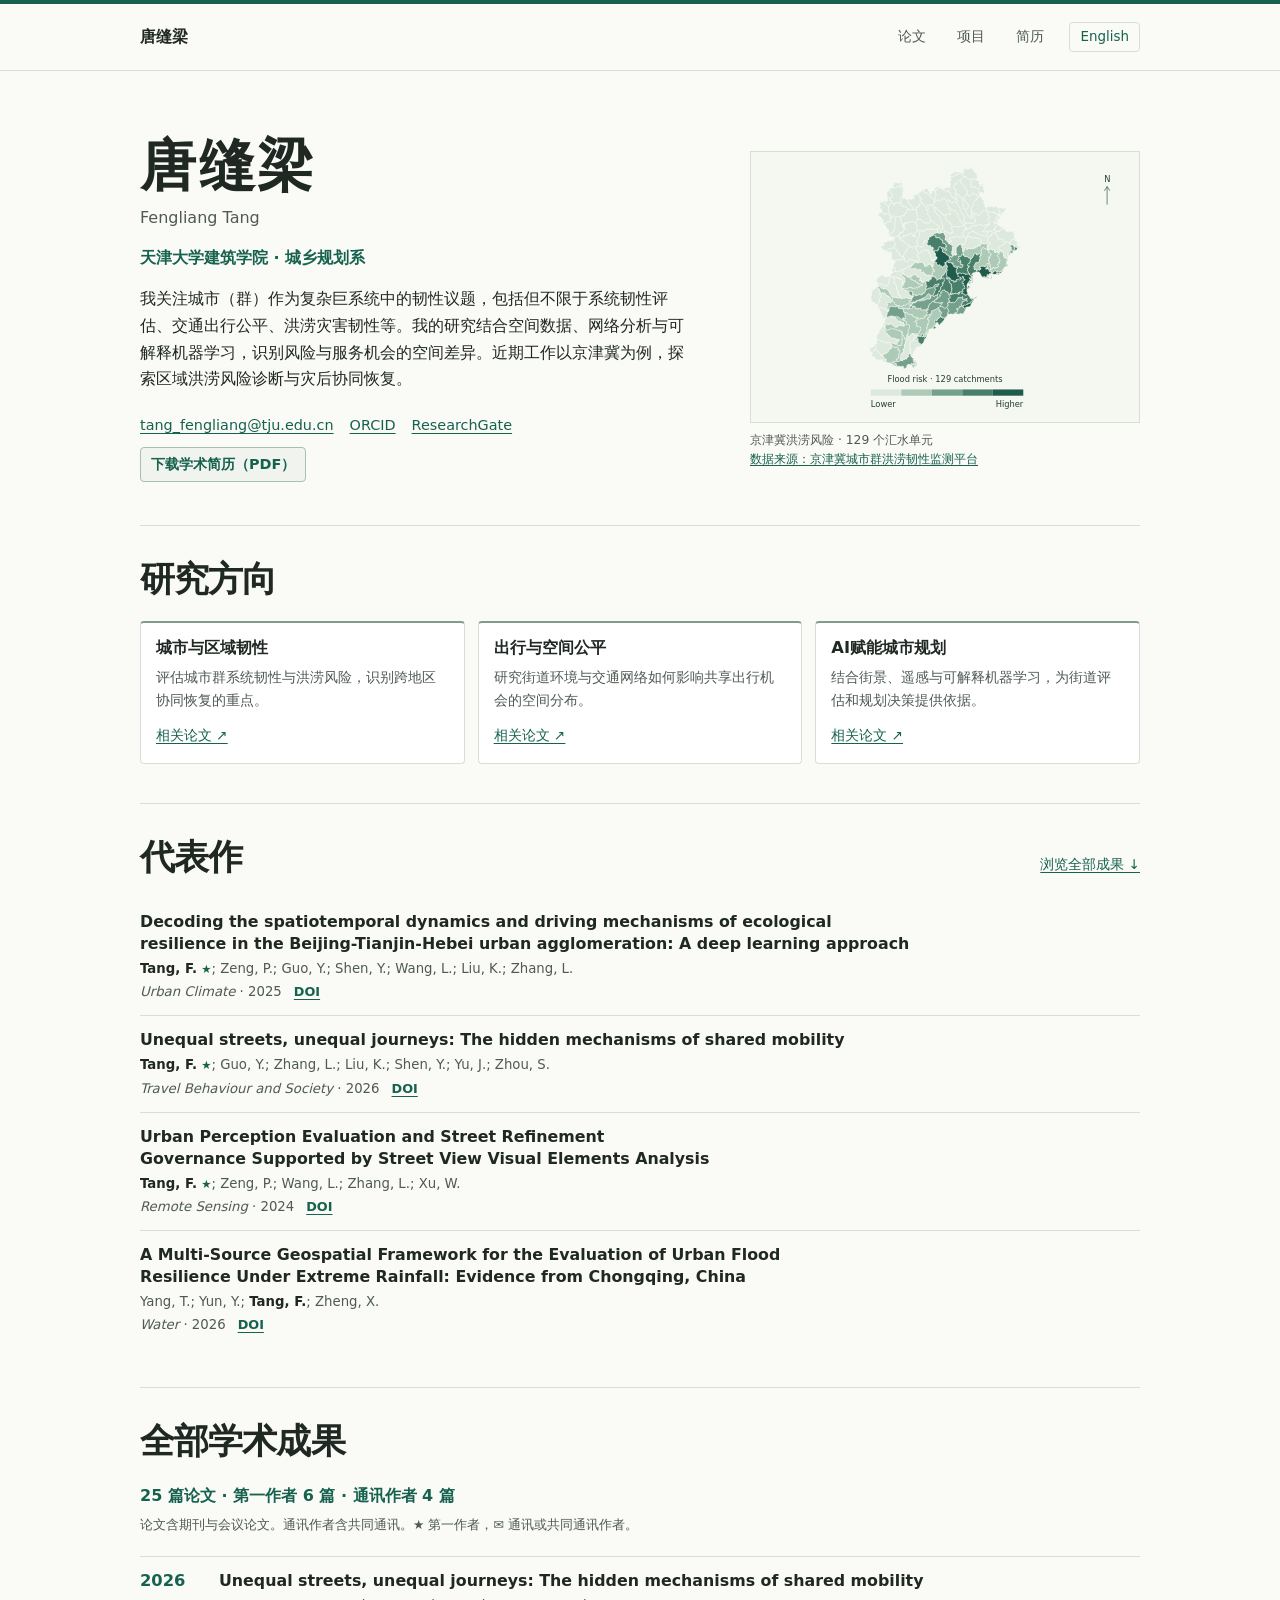
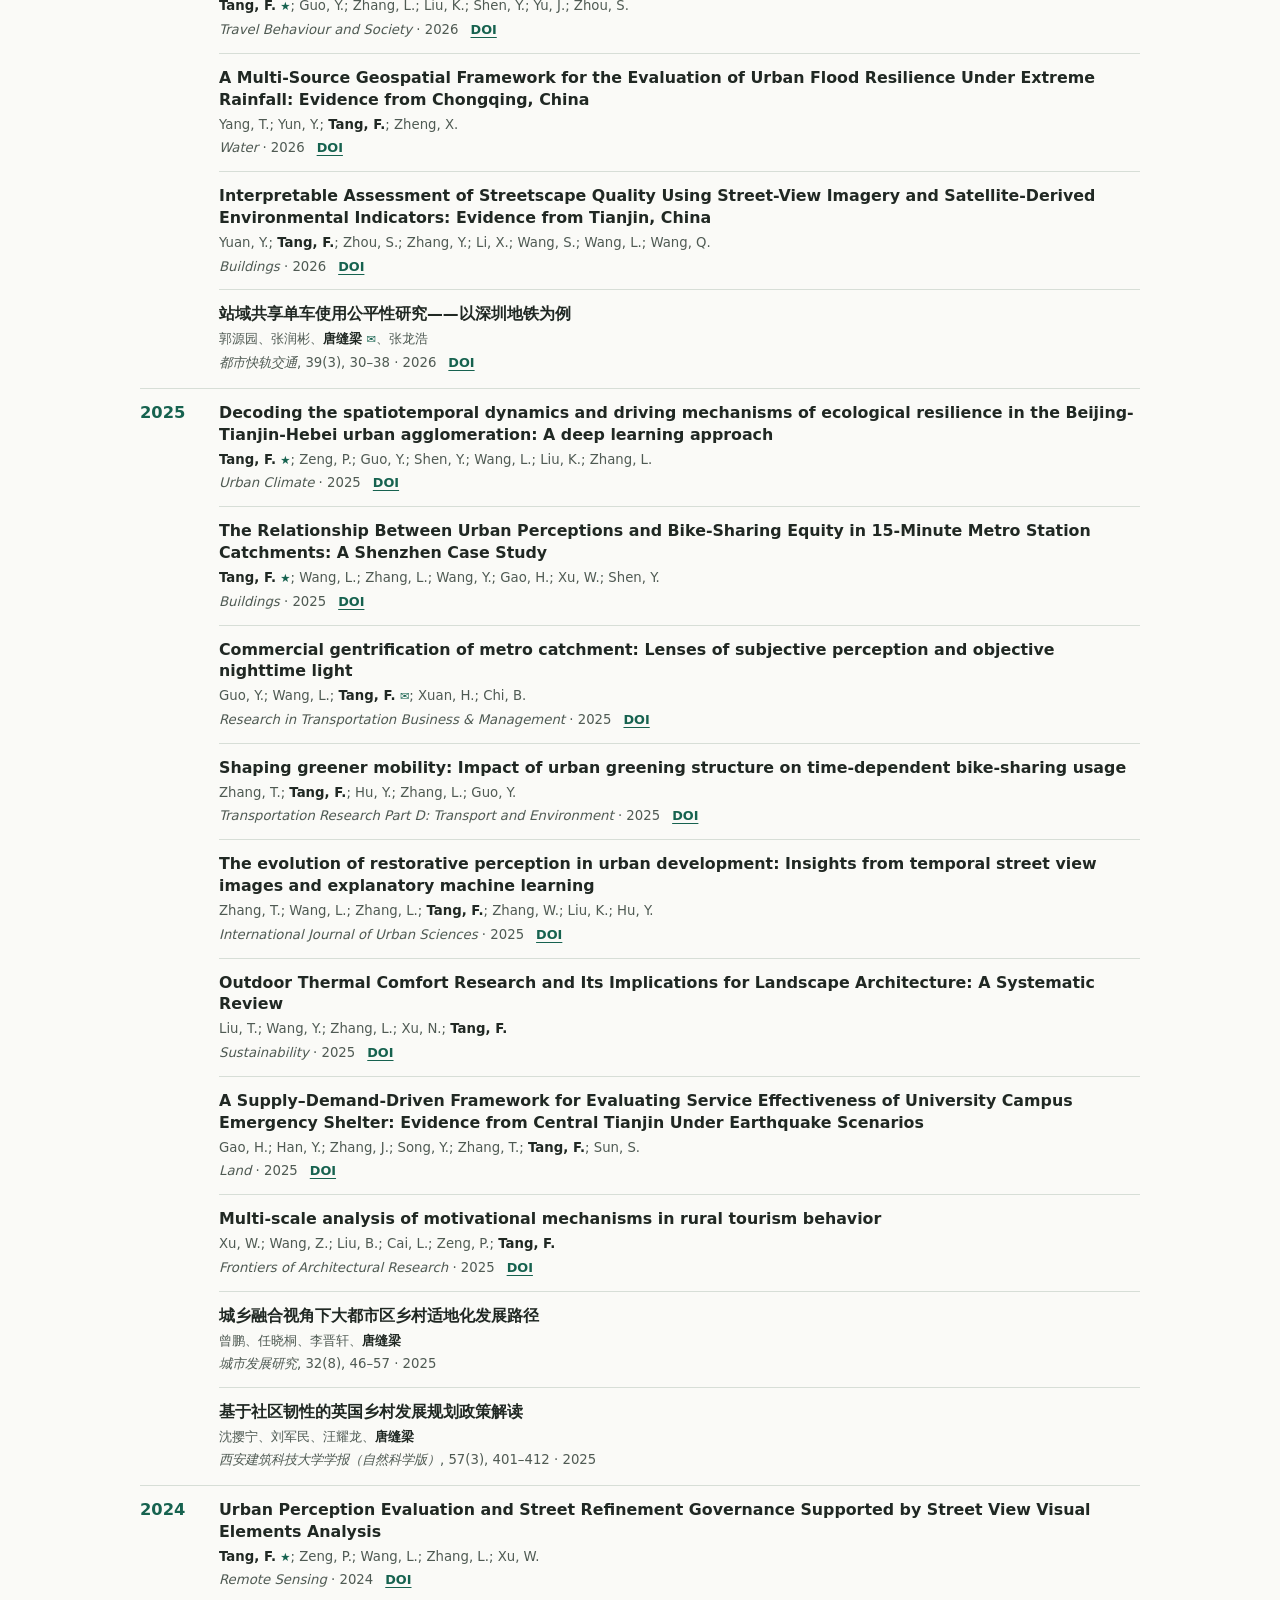
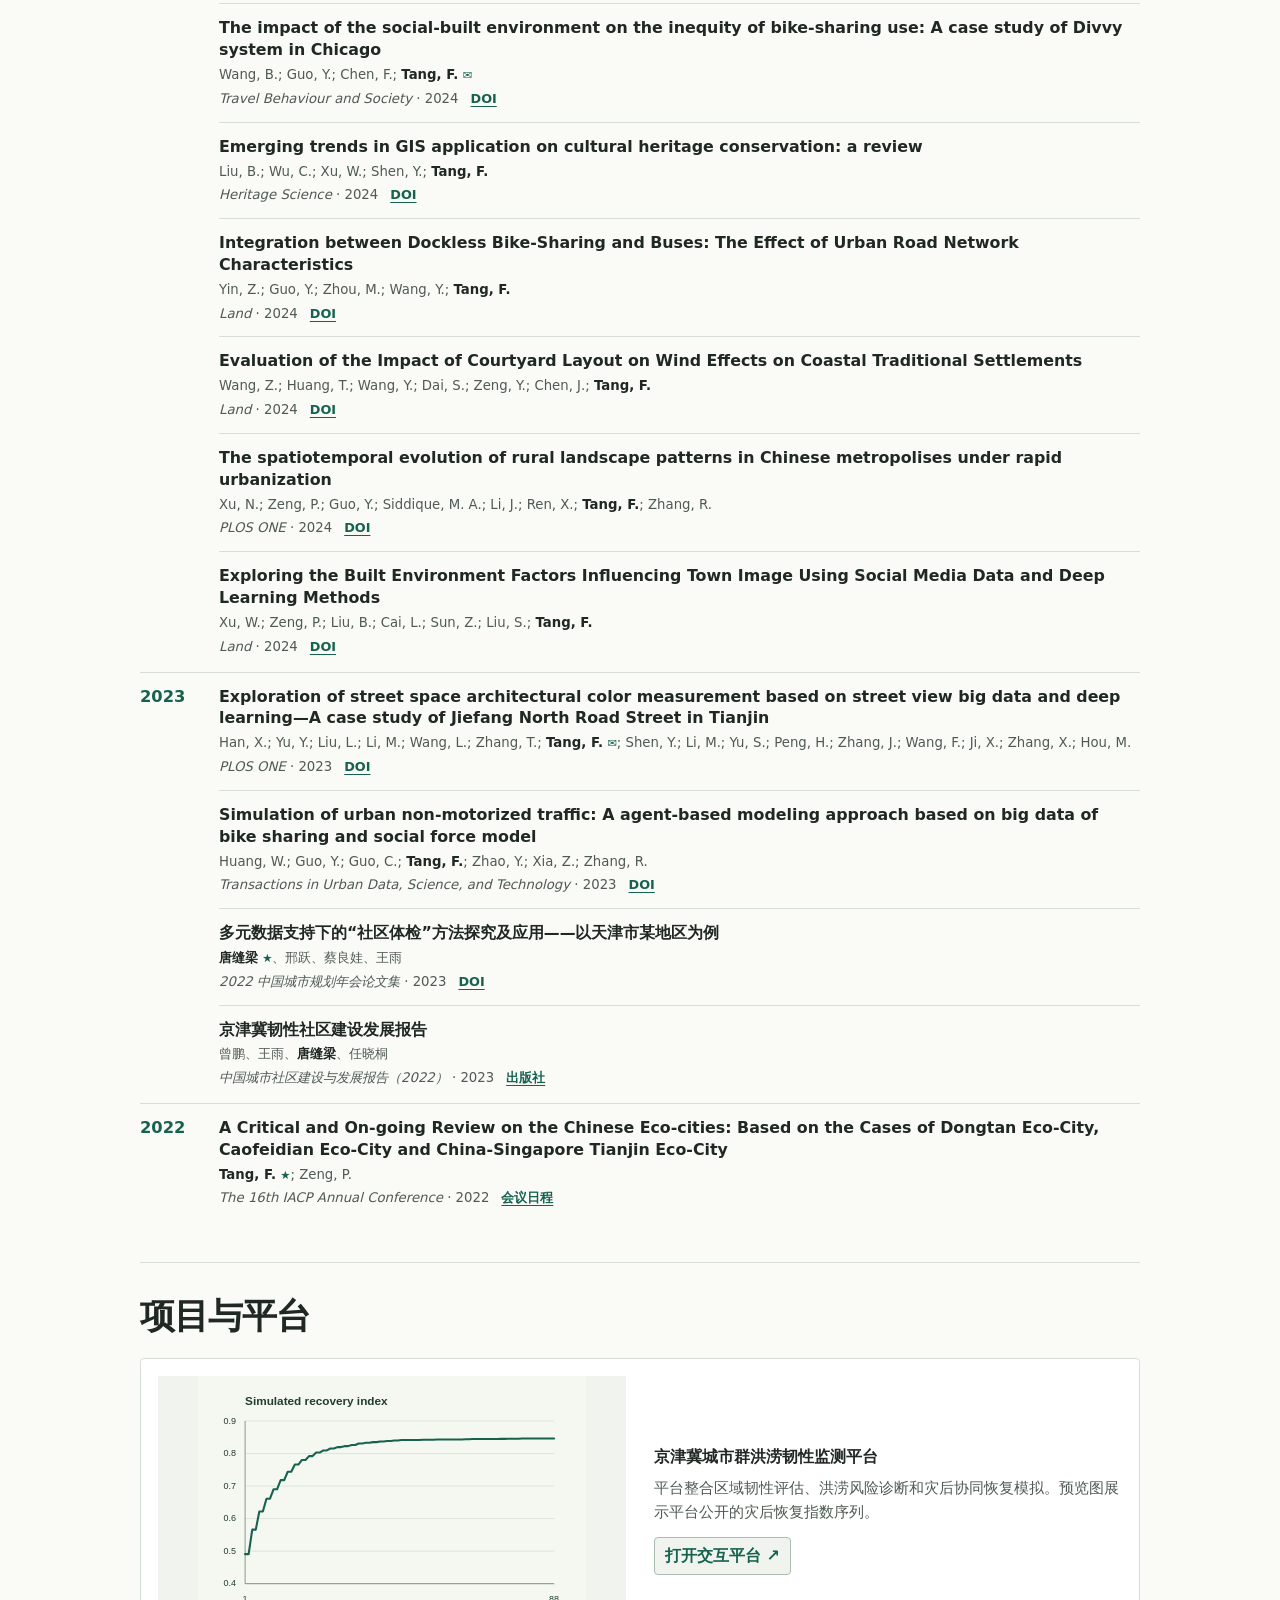
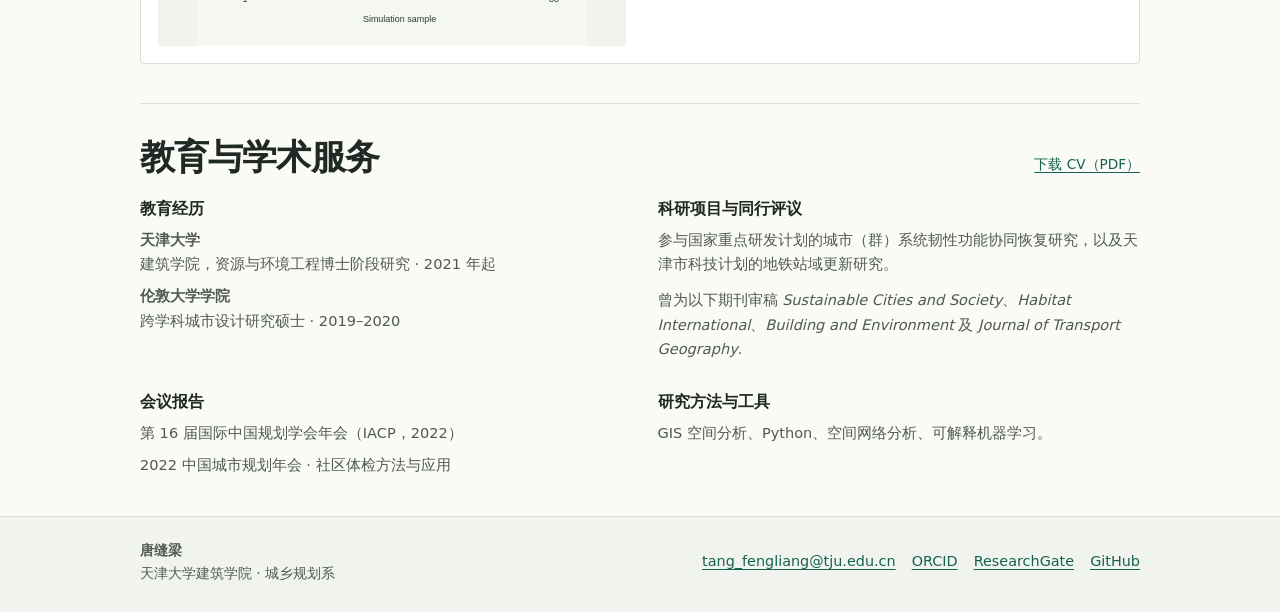
<file: index.html>
<!doctype html>
<html lang="zh-CN">
<head>
<meta charset="utf-8">
<meta name="viewport" content="width=device-width, initial-scale=1">
<title>唐缝梁｜城市（群）韧性</title>
<meta name="description" content="唐缝梁的学术主页。研究城市群系统韧性、交通出行公平、洪涝灾害韧性与 AI 赋能城市规划。">
<link rel="canonical" href="https://tylerchn.github.io/">
<link rel="alternate" hreflang="zh-CN" href="https://tylerchn.github.io/">
<link rel="alternate" hreflang="en" href="https://tylerchn.github.io/en/">
<link rel="alternate" hreflang="x-default" href="https://tylerchn.github.io/">
<meta property="og:type" content="profile">
<meta property="og:title" content="唐缝梁｜城市（群）韧性">
<meta property="og:description" content="唐缝梁的学术主页。研究城市群系统韧性、交通出行公平、洪涝灾害韧性与 AI 赋能城市规划。">
<meta property="og:url" content="https://tylerchn.github.io/">
<meta property="og:locale" content="zh_CN">
<meta property="og:image" content="https://tylerchn.github.io/assets/bth-share.png">
<meta property="og:image:width" content="1120">
<meta property="og:image:height" content="780">
<meta property="og:image:alt" content="京津冀 129 个汇水单元的洪涝风险分布">
<meta name="twitter:card" content="summary_large_image">
<script type="application/ld+json">{"@context": "https://schema.org", "@type": "Person", "name": "唐缝梁", "alternateName": "Fengliang Tang", "url": "https://tylerchn.github.io/", "email": "mailto:tang_fengliang@tju.edu.cn", "affiliation": {"@type": "CollegeOrUniversity", "name": "天津大学", "url": "https://www.tju.edu.cn/"}, "sameAs": ["https://orcid.org/0000-0001-6671-1217", "https://www.researchgate.net/profile/Fengliang_Tang2/research", "https://github.com/Tylerchn"], "knowsAbout": ["城市与区域韧性", "出行与空间公平", "AI赋能城市规划"]}</script>
<link rel="stylesheet" href="./style.css">
<script src="./main.js" defer></script>
</head>
<body id="top">
<a class="skip" href="#main">跳到正文</a>
<header class="masthead"><div class="wrap">
<a class="brand" href="#top">唐缝梁</a>
<nav aria-label="主导航"><a href="#publications">论文</a><a href="#featured">项目</a><a href="#cv">简历</a></nav>
<a class="language" href="./en/" lang="en" hreflang="en">English</a>
</div></header>
<main class="wrap" id="main">
<section class="intro" aria-labelledby="name">
<div><h1 id="name">唐缝梁</h1>
<p class="alternate-name" lang="en">Fengliang Tang</p>
<p class="affiliation">天津大学建筑学院 · 城乡规划系</p>
<p class="bio">我关注城市（群）作为复杂巨系统中的韧性议题，包括但不限于系统韧性评估、交通出行公平、洪涝灾害韧性等。我的研究结合空间数据、网络分析与可解释机器学习，识别风险与服务机会的空间差异。近期工作以京津冀为例，探索区域洪涝风险诊断与灾后协同恢复。</p>
<div class="contact-links"><a href="mailto:tang_fengliang@tju.edu.cn">tang_fengliang@tju.edu.cn</a> <a href="https://orcid.org/0000-0001-6671-1217">ORCID</a> <a href="https://www.researchgate.net/profile/Fengliang_Tang2/research">ResearchGate</a> <a href="./assets/fengliang-tang-cv.pdf" class="button" download>下载学术简历（PDF）</a></div></div>
<figure class="cover"><img src="./assets/bth-risk.svg" width="560" height="390" alt="京津冀 129 个汇水单元的洪涝风险分布">
<figcaption>京津冀洪涝风险 · 129 个汇水单元<br><a href="https://tylerchn.github.io/BTH-Flood-Disaster-Resilience/">数据来源：京津冀城市群洪涝韧性监测平台</a></figcaption></figure>
</section>
<section id="research" class="section"><h2>研究方向</h2><div class="theme-grid"><article class="theme" id="project-resilience"><h3>城市与区域韧性</h3><p>评估城市群系统韧性与洪涝风险，识别跨地区协同恢复的重点。</p><a href="https://doi.org/10.1016/j.uclim.2025.102436">相关论文 ↗</a></article><article class="theme" id="project-mobility"><h3>出行与空间公平</h3><p>研究街道环境与交通网络如何影响共享出行机会的空间分布。</p><a href="https://doi.org/10.1016/j.tbs.2026.101284">相关论文 ↗</a></article><article class="theme" id="project-geoai"><h3>AI赋能城市规划</h3><p>结合街景、遥感与可解释机器学习，为街道评估和规划决策提供依据。</p><a href="https://doi.org/10.3390/rs16193661">相关论文 ↗</a></article></div></section>
<section id="selected" class="section"><div class="section-head"><h2>代表作</h2><a href="#publications">浏览全部成果 ↓</a></div>
<ol class="papers selected"><li class="paper"><h3 lang="en"><a href="https://doi.org/10.1016/j.uclim.2025.102436">Decoding the spatiotemporal dynamics and driving mechanisms of ecological resilience in the Beijing-Tianjin-Hebei urban agglomeration: A deep learning approach</a></h3>
      <p class="authors" lang="en"><strong>Tang, F.</strong> <span class="author-mark" title="第一作者"><span aria-hidden="true">★</span><span class="sr-only"> (第一作者)</span></span>; Zeng, P.; Guo, Y.; Shen, Y.; Wang, L.; Liu, K.; Zhang, L.</p>
      <div class="paper-meta"><span><cite lang="en">Urban Climate</cite> · 2025</span><a href="https://doi.org/10.1016/j.uclim.2025.102436" class="paper-link">DOI</a></div></li><li class="paper"><h3 lang="en"><a href="https://doi.org/10.1016/j.tbs.2026.101284">Unequal streets, unequal journeys: The hidden mechanisms of shared mobility</a></h3>
      <p class="authors" lang="en"><strong>Tang, F.</strong> <span class="author-mark" title="第一作者"><span aria-hidden="true">★</span><span class="sr-only"> (第一作者)</span></span>; Guo, Y.; Zhang, L.; Liu, K.; Shen, Y.; Yu, J.; Zhou, S.</p>
      <div class="paper-meta"><span><cite lang="en">Travel Behaviour and Society</cite> · 2026</span><a href="https://doi.org/10.1016/j.tbs.2026.101284" class="paper-link">DOI</a></div></li><li class="paper"><h3 lang="en"><a href="https://doi.org/10.3390/rs16193661">Urban Perception Evaluation and Street Refinement Governance Supported by Street View Visual Elements Analysis</a></h3>
      <p class="authors" lang="en"><strong>Tang, F.</strong> <span class="author-mark" title="第一作者"><span aria-hidden="true">★</span><span class="sr-only"> (第一作者)</span></span>; Zeng, P.; Wang, L.; Zhang, L.; Xu, W.</p>
      <div class="paper-meta"><span><cite lang="en">Remote Sensing</cite> · 2024</span><a href="https://doi.org/10.3390/rs16193661" class="paper-link">DOI</a></div></li><li class="paper"><h3 lang="en"><a href="https://doi.org/10.3390/w18091067">A Multi-Source Geospatial Framework for the Evaluation of Urban Flood Resilience Under Extreme Rainfall: Evidence from Chongqing, China</a></h3>
      <p class="authors" lang="en">Yang, T.; Yun, Y.; <strong>Tang, F.</strong>; Zheng, X.</p>
      <div class="paper-meta"><span><cite lang="en">Water</cite> · 2026</span><a href="https://doi.org/10.3390/w18091067" class="paper-link">DOI</a></div></li></ol></section>
<section id="publications" class="section"><h2>全部学术成果</h2>
<p class="summary" id="publication-stats">25 篇论文 · 第一作者 6 篇 · 通讯作者 4 篇</p>
<p class="publication-note">论文含期刊与会议论文。通讯作者含共同通讯。★ 第一作者，✉ 通讯或共同通讯作者。</p>
<section class="year-group" aria-labelledby="year-2026"><h3 id="year-2026">2026</h3><ol class="papers"><li class="paper" id="work-1"><h4 lang="en"><a href="https://doi.org/10.1016/j.tbs.2026.101284">Unequal streets, unequal journeys: The hidden mechanisms of shared mobility</a></h4>
      <p class="authors" lang="en"><strong>Tang, F.</strong> <span class="author-mark" title="第一作者"><span aria-hidden="true">★</span><span class="sr-only"> (第一作者)</span></span>; Guo, Y.; Zhang, L.; Liu, K.; Shen, Y.; Yu, J.; Zhou, S.</p>
      <div class="paper-meta"><span><cite lang="en">Travel Behaviour and Society</cite> · 2026</span><a href="https://doi.org/10.1016/j.tbs.2026.101284" class="paper-link">DOI</a></div></li><li class="paper" id="work-2"><h4 lang="en"><a href="https://doi.org/10.3390/w18091067">A Multi-Source Geospatial Framework for the Evaluation of Urban Flood Resilience Under Extreme Rainfall: Evidence from Chongqing, China</a></h4>
      <p class="authors" lang="en">Yang, T.; Yun, Y.; <strong>Tang, F.</strong>; Zheng, X.</p>
      <div class="paper-meta"><span><cite lang="en">Water</cite> · 2026</span><a href="https://doi.org/10.3390/w18091067" class="paper-link">DOI</a></div></li><li class="paper" id="work-3"><h4 lang="en"><a href="https://doi.org/10.3390/buildings16010001">Interpretable Assessment of Streetscape Quality Using Street-View Imagery and Satellite-Derived Environmental Indicators: Evidence from Tianjin, China</a></h4>
      <p class="authors" lang="en">Yuan, Y.; <strong>Tang, F.</strong>; Zhou, S.; Zhang, Y.; Li, X.; Wang, S.; Wang, L.; Wang, Q.</p>
      <div class="paper-meta"><span><cite lang="en">Buildings</cite> · 2026</span><a href="https://doi.org/10.3390/buildings16010001" class="paper-link">DOI</a></div></li><li class="paper" id="work-4"><h4 lang="zh-CN"><a href="https://doi.org/10.3969/j.issn.1672-6073.2026.03.004">站域共享单车使用公平性研究——以深圳地铁为例</a></h4>
      <p class="authors" lang="zh-CN">郭源园、张润彬、<strong>唐缝梁</strong> <span class="author-mark" title="通讯作者"><span aria-hidden="true">✉</span><span class="sr-only"> (通讯作者)</span></span>、张龙浩</p>
      <div class="paper-meta"><span><cite lang="zh-CN">都市快轨交通</cite>, 39(3), 30–38 · 2026</span><a href="https://doi.org/10.3969/j.issn.1672-6073.2026.03.004" class="paper-link">DOI</a></div></li></ol></section><section class="year-group" aria-labelledby="year-2025"><h3 id="year-2025">2025</h3><ol class="papers"><li class="paper" id="work-5"><h4 lang="en"><a href="https://doi.org/10.1016/j.uclim.2025.102436">Decoding the spatiotemporal dynamics and driving mechanisms of ecological resilience in the Beijing-Tianjin-Hebei urban agglomeration: A deep learning approach</a></h4>
      <p class="authors" lang="en"><strong>Tang, F.</strong> <span class="author-mark" title="第一作者"><span aria-hidden="true">★</span><span class="sr-only"> (第一作者)</span></span>; Zeng, P.; Guo, Y.; Shen, Y.; Wang, L.; Liu, K.; Zhang, L.</p>
      <div class="paper-meta"><span><cite lang="en">Urban Climate</cite> · 2025</span><a href="https://doi.org/10.1016/j.uclim.2025.102436" class="paper-link">DOI</a></div></li><li class="paper" id="work-6"><h4 lang="en"><a href="https://doi.org/10.3390/buildings15213874">The Relationship Between Urban Perceptions and Bike-Sharing Equity in 15-Minute Metro Station Catchments: A Shenzhen Case Study</a></h4>
      <p class="authors" lang="en"><strong>Tang, F.</strong> <span class="author-mark" title="第一作者"><span aria-hidden="true">★</span><span class="sr-only"> (第一作者)</span></span>; Wang, L.; Zhang, L.; Wang, Y.; Gao, H.; Xu, W.; Shen, Y.</p>
      <div class="paper-meta"><span><cite lang="en">Buildings</cite> · 2025</span><a href="https://doi.org/10.3390/buildings15213874" class="paper-link">DOI</a></div></li><li class="paper" id="work-7"><h4 lang="en"><a href="https://doi.org/10.1016/j.rtbm.2025.101310">Commercial gentrification of metro catchment: Lenses of subjective perception and objective nighttime light</a></h4>
      <p class="authors" lang="en">Guo, Y.; Wang, L.; <strong>Tang, F.</strong> <span class="author-mark" title="通讯作者"><span aria-hidden="true">✉</span><span class="sr-only"> (通讯作者)</span></span>; Xuan, H.; Chi, B.</p>
      <div class="paper-meta"><span><cite lang="en">Research in Transportation Business &amp; Management</cite> · 2025</span><a href="https://doi.org/10.1016/j.rtbm.2025.101310" class="paper-link">DOI</a></div></li><li class="paper" id="work-8"><h4 lang="en"><a href="https://doi.org/10.1016/j.trd.2025.104657">Shaping greener mobility: Impact of urban greening structure on time-dependent bike-sharing usage</a></h4>
      <p class="authors" lang="en">Zhang, T.; <strong>Tang, F.</strong>; Hu, Y.; Zhang, L.; Guo, Y.</p>
      <div class="paper-meta"><span><cite lang="en">Transportation Research Part D: Transport and Environment</cite> · 2025</span><a href="https://doi.org/10.1016/j.trd.2025.104657" class="paper-link">DOI</a></div></li><li class="paper" id="work-9"><h4 lang="en"><a href="https://doi.org/10.1080/12265934.2025.2597889">The evolution of restorative perception in urban development: Insights from temporal street view images and explanatory machine learning</a></h4>
      <p class="authors" lang="en">Zhang, T.; Wang, L.; Zhang, L.; <strong>Tang, F.</strong>; Zhang, W.; Liu, K.; Hu, Y.</p>
      <div class="paper-meta"><span><cite lang="en">International Journal of Urban Sciences</cite> · 2025</span><a href="https://doi.org/10.1080/12265934.2025.2597889" class="paper-link">DOI</a></div></li><li class="paper" id="work-10"><h4 lang="en"><a href="https://doi.org/10.3390/su17052330">Outdoor Thermal Comfort Research and Its Implications for Landscape Architecture: A Systematic Review</a></h4>
      <p class="authors" lang="en">Liu, T.; Wang, Y.; Zhang, L.; Xu, N.; <strong>Tang, F.</strong></p>
      <div class="paper-meta"><span><cite lang="en">Sustainability</cite> · 2025</span><a href="https://doi.org/10.3390/su17052330" class="paper-link">DOI</a></div></li><li class="paper" id="work-11"><h4 lang="en"><a href="https://doi.org/10.3390/land14071411">A Supply–Demand-Driven Framework for Evaluating Service Effectiveness of University Campus Emergency Shelter: Evidence from Central Tianjin Under Earthquake Scenarios</a></h4>
      <p class="authors" lang="en">Gao, H.; Han, Y.; Zhang, J.; Song, Y.; Zhang, T.; <strong>Tang, F.</strong>; Sun, S.</p>
      <div class="paper-meta"><span><cite lang="en">Land</cite> · 2025</span><a href="https://doi.org/10.3390/land14071411" class="paper-link">DOI</a></div></li><li class="paper" id="work-12"><h4 lang="en"><a href="https://doi.org/10.1016/j.foar.2025.06.003">Multi-scale analysis of motivational mechanisms in rural tourism behavior</a></h4>
      <p class="authors" lang="en">Xu, W.; Wang, Z.; Liu, B.; Cai, L.; Zeng, P.; <strong>Tang, F.</strong></p>
      <div class="paper-meta"><span><cite lang="en">Frontiers of Architectural Research</cite> · 2025</span><a href="https://doi.org/10.1016/j.foar.2025.06.003" class="paper-link">DOI</a></div></li><li class="paper" id="work-13"><h4 lang="zh-CN">城乡融合视角下大都市区乡村适地化发展路径</h4>
      <p class="authors" lang="zh-CN">曾鹏、任晓桐、李晋轩、<strong>唐缝梁</strong></p>
      <div class="paper-meta"><span><cite lang="zh-CN">城市发展研究</cite>, 32(8), 46–57 · 2025</span></div></li><li class="paper" id="work-14"><h4 lang="zh-CN">基于社区韧性的英国乡村发展规划政策解读</h4>
      <p class="authors" lang="zh-CN">沈撄宁、刘军民、汪耀龙、<strong>唐缝梁</strong></p>
      <div class="paper-meta"><span><cite lang="zh-CN">西安建筑科技大学学报（自然科学版）</cite>, 57(3), 401–412 · 2025</span></div></li></ol></section><section class="year-group" aria-labelledby="year-2024"><h3 id="year-2024">2024</h3><ol class="papers"><li class="paper" id="work-15"><h4 lang="en"><a href="https://doi.org/10.3390/rs16193661">Urban Perception Evaluation and Street Refinement Governance Supported by Street View Visual Elements Analysis</a></h4>
      <p class="authors" lang="en"><strong>Tang, F.</strong> <span class="author-mark" title="第一作者"><span aria-hidden="true">★</span><span class="sr-only"> (第一作者)</span></span>; Zeng, P.; Wang, L.; Zhang, L.; Xu, W.</p>
      <div class="paper-meta"><span><cite lang="en">Remote Sensing</cite> · 2024</span><a href="https://doi.org/10.3390/rs16193661" class="paper-link">DOI</a></div></li><li class="paper" id="work-16"><h4 lang="en"><a href="https://doi.org/10.1016/j.tbs.2024.100873">The impact of the social-built environment on the inequity of bike-sharing use: A case study of Divvy system in Chicago</a></h4>
      <p class="authors" lang="en">Wang, B.; Guo, Y.; Chen, F.; <strong>Tang, F.</strong> <span class="author-mark" title="通讯作者"><span aria-hidden="true">✉</span><span class="sr-only"> (通讯作者)</span></span></p>
      <div class="paper-meta"><span><cite lang="en">Travel Behaviour and Society</cite> · 2024</span><a href="https://doi.org/10.1016/j.tbs.2024.100873" class="paper-link">DOI</a></div></li><li class="paper" id="work-17"><h4 lang="en"><a href="https://doi.org/10.1186/s40494-024-01265-7">Emerging trends in GIS application on cultural heritage conservation: a review</a></h4>
      <p class="authors" lang="en">Liu, B.; Wu, C.; Xu, W.; Shen, Y.; <strong>Tang, F.</strong></p>
      <div class="paper-meta"><span><cite lang="en">Heritage Science</cite> · 2024</span><a href="https://doi.org/10.1186/s40494-024-01265-7" class="paper-link">DOI</a></div></li><li class="paper" id="work-18"><h4 lang="en"><a href="https://doi.org/10.3390/land13081209">Integration between Dockless Bike-Sharing and Buses: The Effect of Urban Road Network Characteristics</a></h4>
      <p class="authors" lang="en">Yin, Z.; Guo, Y.; Zhou, M.; Wang, Y.; <strong>Tang, F.</strong></p>
      <div class="paper-meta"><span><cite lang="en">Land</cite> · 2024</span><a href="https://doi.org/10.3390/land13081209" class="paper-link">DOI</a></div></li><li class="paper" id="work-19"><h4 lang="en"><a href="https://doi.org/10.3390/land13111813">Evaluation of the Impact of Courtyard Layout on Wind Effects on Coastal Traditional Settlements</a></h4>
      <p class="authors" lang="en">Wang, Z.; Huang, T.; Wang, Y.; Dai, S.; Zeng, Y.; Chen, J.; <strong>Tang, F.</strong></p>
      <div class="paper-meta"><span><cite lang="en">Land</cite> · 2024</span><a href="https://doi.org/10.3390/land13111813" class="paper-link">DOI</a></div></li><li class="paper" id="work-20"><h4 lang="en"><a href="https://doi.org/10.1371/journal.pone.0301754">The spatiotemporal evolution of rural landscape patterns in Chinese metropolises under rapid urbanization</a></h4>
      <p class="authors" lang="en">Xu, N.; Zeng, P.; Guo, Y.; Siddique, M. A.; Li, J.; Ren, X.; <strong>Tang, F.</strong>; Zhang, R.</p>
      <div class="paper-meta"><span><cite lang="en">PLOS ONE</cite> · 2024</span><a href="https://doi.org/10.1371/journal.pone.0301754" class="paper-link">DOI</a></div></li><li class="paper" id="work-21"><h4 lang="en"><a href="https://doi.org/10.3390/land13030291">Exploring the Built Environment Factors Influencing Town Image Using Social Media Data and Deep Learning Methods</a></h4>
      <p class="authors" lang="en">Xu, W.; Zeng, P.; Liu, B.; Cai, L.; Sun, Z.; Liu, S.; <strong>Tang, F.</strong></p>
      <div class="paper-meta"><span><cite lang="en">Land</cite> · 2024</span><a href="https://doi.org/10.3390/land13030291" class="paper-link">DOI</a></div></li></ol></section><section class="year-group" aria-labelledby="year-2023"><h3 id="year-2023">2023</h3><ol class="papers"><li class="paper" id="work-22"><h4 lang="en"><a href="https://doi.org/10.1371/journal.pone.0289305">Exploration of street space architectural color measurement based on street view big data and deep learning—A case study of Jiefang North Road Street in Tianjin</a></h4>
      <p class="authors" lang="en">Han, X.; Yu, Y.; Liu, L.; Li, M.; Wang, L.; Zhang, T.; <strong>Tang, F.</strong> <span class="author-mark" title="共同通讯作者"><span aria-hidden="true">✉</span><span class="sr-only"> (共同通讯作者)</span></span>; Shen, Y.; Li, M.; Yu, S.; Peng, H.; Zhang, J.; Wang, F.; Ji, X.; Zhang, X.; Hou, M.</p>
      <div class="paper-meta"><span><cite lang="en">PLOS ONE</cite> · 2023</span><a href="https://doi.org/10.1371/journal.pone.0289305" class="paper-link">DOI</a></div></li><li class="paper" id="work-23"><h4 lang="en"><a href="https://doi.org/10.1177/27541231231180989">Simulation of urban non-motorized traffic: A agent-based modeling approach based on big data of bike sharing and social force model</a></h4>
      <p class="authors" lang="en">Huang, W.; Guo, Y.; Guo, C.; <strong>Tang, F.</strong>; Zhao, Y.; Xia, Z.; Zhang, R.</p>
      <div class="paper-meta"><span><cite lang="en">Transactions in Urban Data, Science, and Technology</cite> · 2023</span><a href="https://doi.org/10.1177/27541231231180989" class="paper-link">DOI</a></div></li><li class="paper" id="work-24"><h4 lang="zh-CN"><a href="https://doi.org/10.26914/c.cnkihy.2023.048658">多元数据支持下的“社区体检”方法探究及应用——以天津市某地区为例</a></h4>
      <p class="authors" lang="zh-CN"><strong>唐缝梁</strong> <span class="author-mark" title="第一作者"><span aria-hidden="true">★</span><span class="sr-only"> (第一作者)</span></span>、邢跃、蔡良娃、王雨</p>
      <div class="paper-meta"><span><cite lang="zh-CN">2022 中国城市规划年会论文集</cite> · 2023</span><a href="https://doi.org/10.26914/c.cnkihy.2023.048658" class="paper-link">DOI</a></div></li><li class="paper" id="work-26"><h4 lang="zh-CN">京津冀韧性社区建设发展报告</h4>
      <p class="authors" lang="zh-CN">曾鹏、王雨、<strong>唐缝梁</strong>、任晓桐</p>
      <div class="paper-meta"><span><cite lang="zh-CN">中国城市社区建设与发展报告（2022）</cite> · 2023</span><a href="https://www.pishu.com.cn/skwx_ps/initDatabaseDetail?contentId=14585292&amp;contentType=literature&amp;siteId=14" class="paper-link">出版社</a></div></li></ol></section><section class="year-group" aria-labelledby="year-2022"><h3 id="year-2022">2022</h3><ol class="papers"><li class="paper" id="work-25"><h4 lang="en">A Critical and On-going Review on the Chinese Eco-cities: Based on the Cases of Dongtan Eco-City, Caofeidian Eco-City and China-Singapore Tianjin Eco-City</h4>
      <p class="authors" lang="en"><strong>Tang, F.</strong> <span class="author-mark" title="第一作者"><span aria-hidden="true">★</span><span class="sr-only"> (第一作者)</span></span>; Zeng, P.</p>
      <div class="paper-meta"><span><cite lang="en">The 16th IACP Annual Conference</cite> · 2022</span><a href="https://www.china-planning.org/alpha/wp-content/uploads/2022/06/IACP-2022-Annual-Meeting.pdf" class="paper-link">会议日程</a></div></li></ol></section></section>
<section id="featured" class="section"><h2>项目与平台</h2>
<article class="project">
<img src="./assets/bth-recovery.svg" alt="平台模拟的灾后恢复指数序列" width="560" height="390" loading="lazy">
<div><h3>京津冀城市群洪涝韧性监测平台</h3>
<p>平台整合区域韧性评估、洪涝风险诊断和灾后协同恢复模拟。预览图展示平台公开的灾后恢复指数序列。</p>
<a href="https://tylerchn.github.io/BTH-Flood-Disaster-Resilience/" class="button">打开交互平台 ↗</a></div></article></section>
<section id="cv" class="section"><div class="section-head"><h2>教育与学术服务</h2><a href="./assets/fengliang-tang-cv.pdf" download>下载 CV（PDF）</a></div>
<div class="academic-grid">
<div><h3>教育经历</h3><ul class="plain">
<li><strong>天津大学</strong><br>建筑学院，资源与环境工程博士阶段研究 · 2021 年起</li>
<li><strong>伦敦大学学院</strong><br>跨学科城市设计研究硕士 · 2019–2020</li></ul></div>
<div><h3>科研项目与同行评议</h3><p>参与国家重点研发计划的城市（群）系统韧性功能协同恢复研究，以及天津市科技计划的地铁站域更新研究。</p>
<p>曾为以下期刊审稿 <cite>Sustainable Cities and Society</cite>、<cite>Habitat International</cite>、<cite>Building and Environment</cite> 及 <cite>Journal of Transport Geography</cite>.</p></div>
<div><h3>会议报告</h3><ul class="plain">
<li>第 16 届国际中国规划学会年会（IACP，2022）</li>
<li>2022 中国城市规划年会 · 社区体检方法与应用</li></ul></div>
<div><h3>研究方法与工具</h3><p>GIS 空间分析、Python、空间网络分析、可解释机器学习。</p></div>
</div></section>
</main>
<footer class="footer" id="contact"><div class="wrap"><p><strong>唐缝梁</strong><br>天津大学建筑学院 · 城乡规划系</p>
<nav aria-label="联系方式"><a href="mailto:tang_fengliang@tju.edu.cn">tang_fengliang@tju.edu.cn</a> <a href="https://orcid.org/0000-0001-6671-1217">ORCID</a> <a href="https://www.researchgate.net/profile/Fengliang_Tang2/research">ResearchGate</a> <a href="https://github.com/Tylerchn">GitHub</a></nav></div></footer>
</body>
</html>
</file>
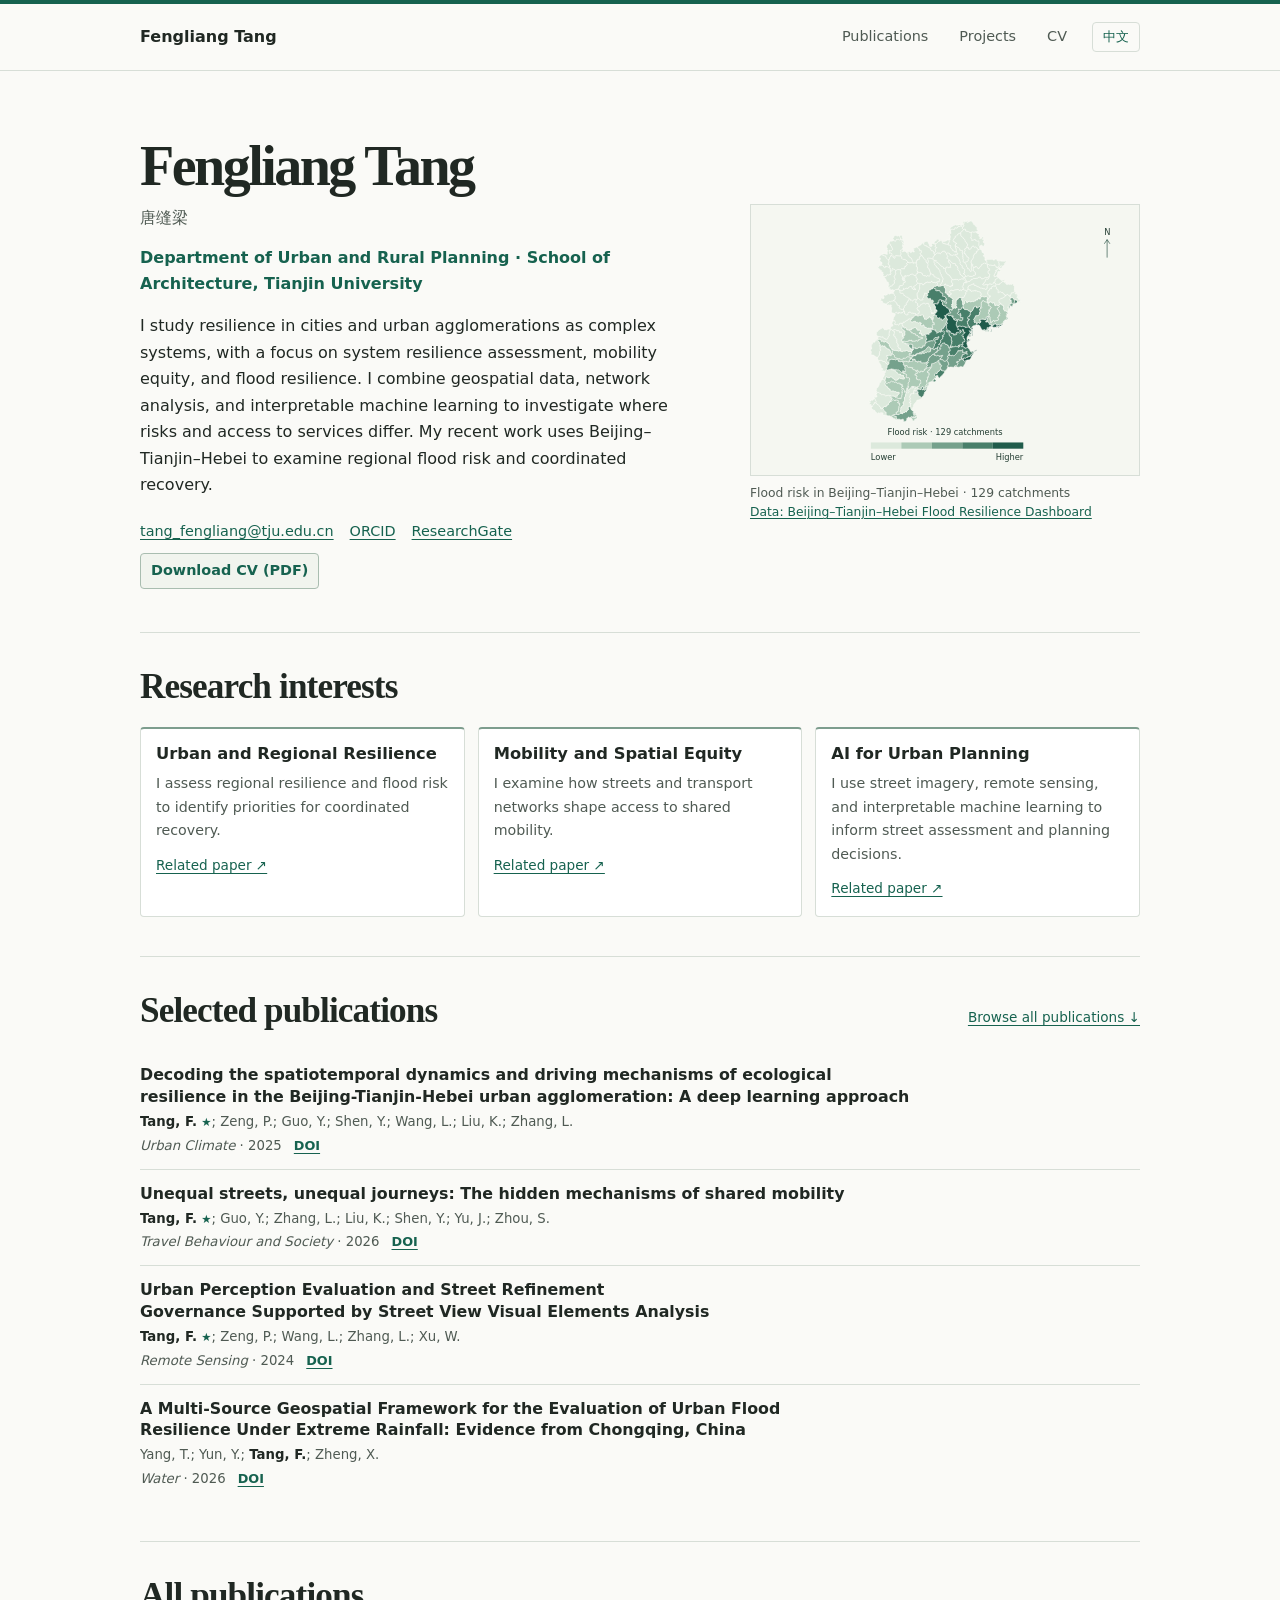
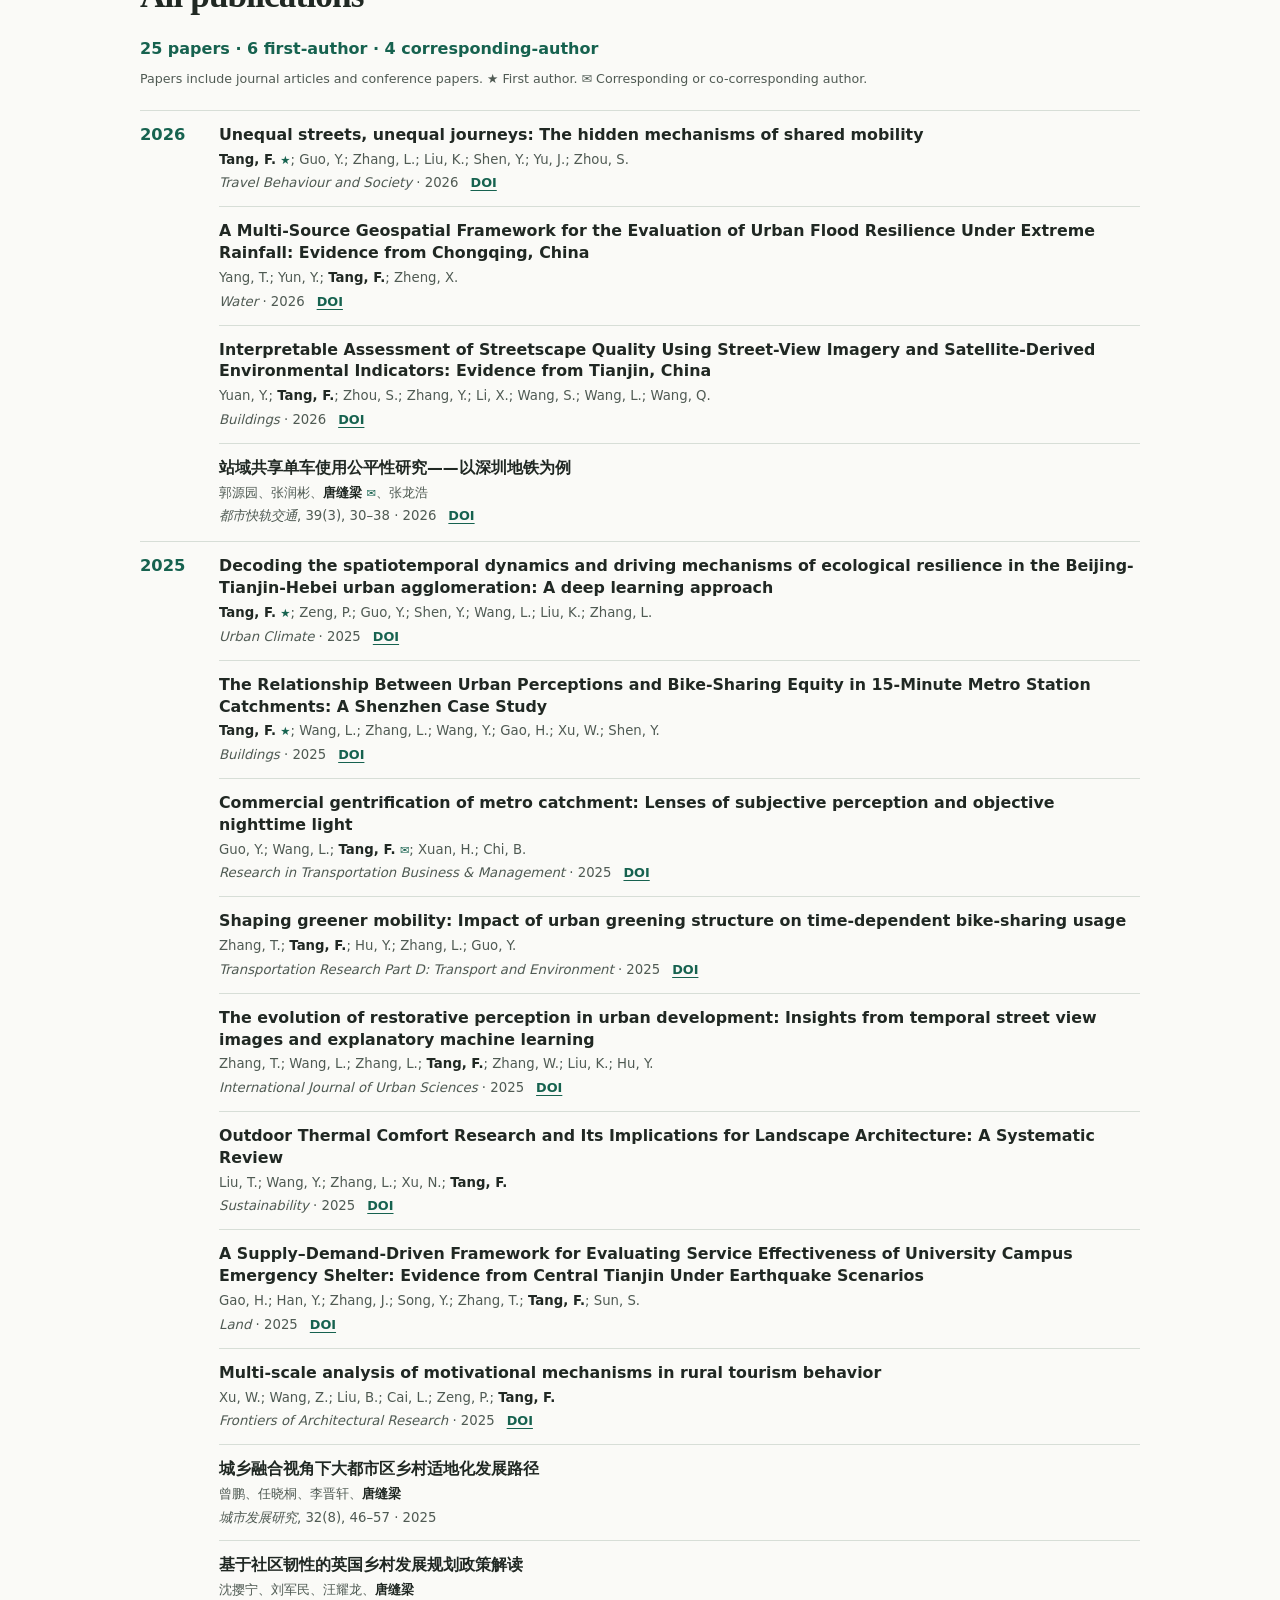
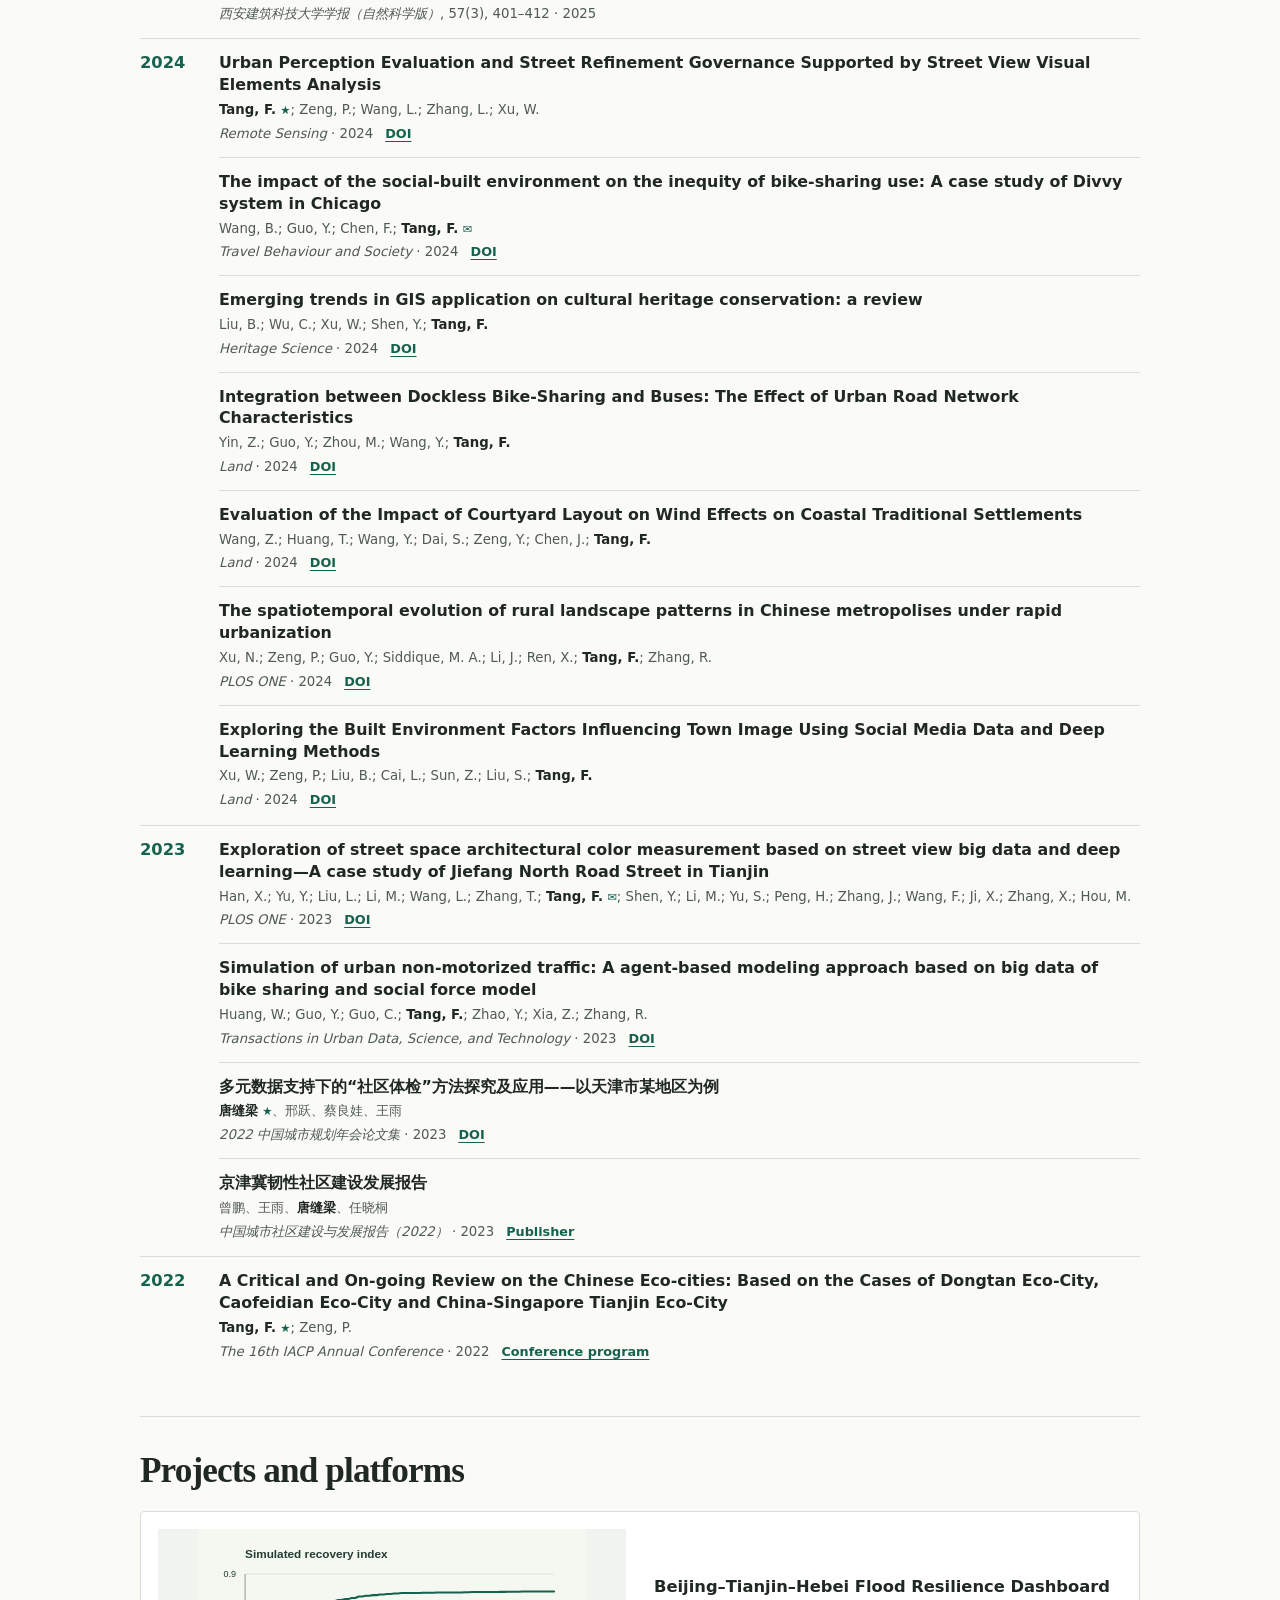
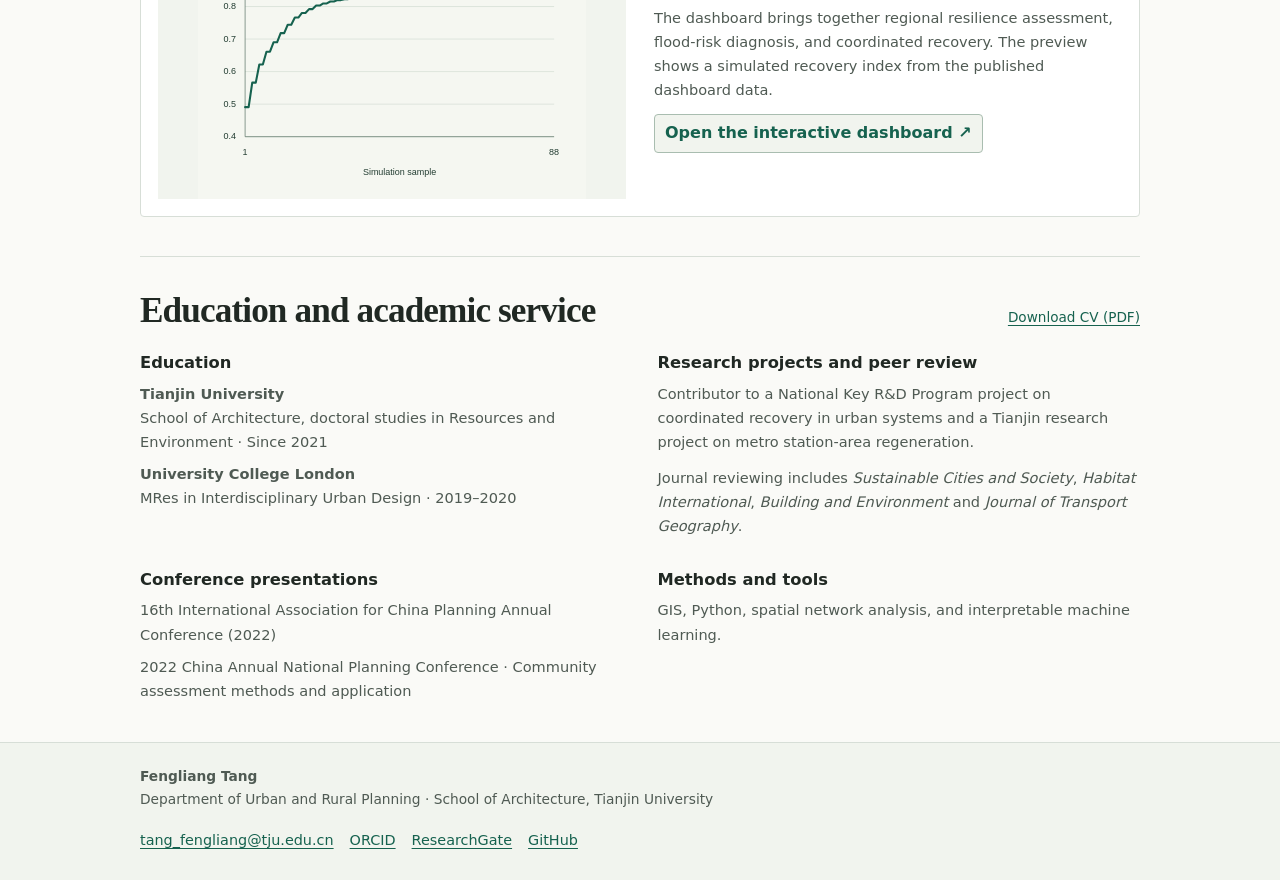
<file: en/index.html>
<!doctype html>
<html lang="en">
<head>
<meta charset="utf-8">
<meta name="viewport" content="width=device-width, initial-scale=1">
<title>Fengliang Tang | Urban and Regional Resilience</title>
<meta name="description" content="Fengliang Tang studies urban and regional resilience, mobility equity, flood resilience, and AI for urban planning.">
<link rel="canonical" href="https://tylerchn.github.io/en/">
<link rel="alternate" hreflang="zh-CN" href="https://tylerchn.github.io/">
<link rel="alternate" hreflang="en" href="https://tylerchn.github.io/en/">
<link rel="alternate" hreflang="x-default" href="https://tylerchn.github.io/">
<meta property="og:type" content="profile">
<meta property="og:title" content="Fengliang Tang | Urban and Regional Resilience">
<meta property="og:description" content="Fengliang Tang studies urban and regional resilience, mobility equity, flood resilience, and AI for urban planning.">
<meta property="og:url" content="https://tylerchn.github.io/en/">
<meta property="og:locale" content="en_US">
<meta property="og:image" content="https://tylerchn.github.io/assets/bth-share.png">
<meta property="og:image:width" content="1120">
<meta property="og:image:height" content="780">
<meta property="og:image:alt" content="Flood risk across 129 catchments in Beijing–Tianjin–Hebei">
<meta name="twitter:card" content="summary_large_image">
<script type="application/ld+json">{"@context": "https://schema.org", "@type": "Person", "name": "Fengliang Tang", "alternateName": "唐缝梁", "url": "https://tylerchn.github.io/en/", "email": "mailto:tang_fengliang@tju.edu.cn", "affiliation": {"@type": "CollegeOrUniversity", "name": "Tianjin University", "url": "https://www.tju.edu.cn/"}, "sameAs": ["https://orcid.org/0000-0001-6671-1217", "https://www.researchgate.net/profile/Fengliang_Tang2/research", "https://github.com/Tylerchn"], "knowsAbout": ["Urban and Regional Resilience", "Mobility and Spatial Equity", "AI for Urban Planning"]}</script>
<link rel="stylesheet" href="../style.css">
<script src="../main.js" defer></script>
</head>
<body id="top">
<a class="skip" href="#main">Skip to content</a>
<header class="masthead"><div class="wrap">
<a class="brand" href="#top">Fengliang Tang</a>
<nav aria-label="Main navigation"><a href="#publications">Publications</a><a href="#featured">Projects</a><a href="#cv">CV</a></nav>
<a class="language" href="../" lang="zh-CN" hreflang="zh-CN">中文</a>
</div></header>
<main class="wrap" id="main">
<section class="intro" aria-labelledby="name">
<div><h1 id="name">Fengliang Tang</h1>
<p class="alternate-name" lang="zh-CN">唐缝梁</p>
<p class="affiliation">Department of Urban and Rural Planning · School of Architecture, Tianjin University</p>
<p class="bio">I study resilience in cities and urban agglomerations as complex systems, with a focus on system resilience assessment, mobility equity, and flood resilience. I combine geospatial data, network analysis, and interpretable machine learning to investigate where risks and access to services differ. My recent work uses Beijing–Tianjin–Hebei to examine regional flood risk and coordinated recovery.</p>
<div class="contact-links"><a href="mailto:tang_fengliang@tju.edu.cn">tang_fengliang@tju.edu.cn</a> <a href="https://orcid.org/0000-0001-6671-1217">ORCID</a> <a href="https://www.researchgate.net/profile/Fengliang_Tang2/research">ResearchGate</a> <a href="../assets/fengliang-tang-cv.pdf" class="button" download>Download CV (PDF)</a></div></div>
<figure class="cover"><img src="../assets/bth-risk.svg" width="560" height="390" alt="Flood risk across 129 catchments in Beijing–Tianjin–Hebei">
<figcaption>Flood risk in Beijing–Tianjin–Hebei · 129 catchments<br><a href="https://tylerchn.github.io/BTH-Flood-Disaster-Resilience/">Data: Beijing–Tianjin–Hebei Flood Resilience Dashboard</a></figcaption></figure>
</section>
<section id="research" class="section"><h2>Research interests</h2><div class="theme-grid"><article class="theme" id="project-resilience"><h3>Urban and Regional Resilience</h3><p>I assess regional resilience and flood risk to identify priorities for coordinated recovery.</p><a href="https://doi.org/10.1016/j.uclim.2025.102436">Related paper ↗</a></article><article class="theme" id="project-mobility"><h3>Mobility and Spatial Equity</h3><p>I examine how streets and transport networks shape access to shared mobility.</p><a href="https://doi.org/10.1016/j.tbs.2026.101284">Related paper ↗</a></article><article class="theme" id="project-geoai"><h3>AI for Urban Planning</h3><p>I use street imagery, remote sensing, and interpretable machine learning to inform street assessment and planning decisions.</p><a href="https://doi.org/10.3390/rs16193661">Related paper ↗</a></article></div></section>
<section id="selected" class="section"><div class="section-head"><h2>Selected publications</h2><a href="#publications">Browse all publications ↓</a></div>
<ol class="papers selected"><li class="paper"><h3 lang="en"><a href="https://doi.org/10.1016/j.uclim.2025.102436">Decoding the spatiotemporal dynamics and driving mechanisms of ecological resilience in the Beijing-Tianjin-Hebei urban agglomeration: A deep learning approach</a></h3>
      <p class="authors" lang="en"><strong>Tang, F.</strong> <span class="author-mark" title="First author"><span aria-hidden="true">★</span><span class="sr-only"> (First author)</span></span>; Zeng, P.; Guo, Y.; Shen, Y.; Wang, L.; Liu, K.; Zhang, L.</p>
      <div class="paper-meta"><span><cite lang="en">Urban Climate</cite> · 2025</span><a href="https://doi.org/10.1016/j.uclim.2025.102436" class="paper-link">DOI</a></div></li><li class="paper"><h3 lang="en"><a href="https://doi.org/10.1016/j.tbs.2026.101284">Unequal streets, unequal journeys: The hidden mechanisms of shared mobility</a></h3>
      <p class="authors" lang="en"><strong>Tang, F.</strong> <span class="author-mark" title="First author"><span aria-hidden="true">★</span><span class="sr-only"> (First author)</span></span>; Guo, Y.; Zhang, L.; Liu, K.; Shen, Y.; Yu, J.; Zhou, S.</p>
      <div class="paper-meta"><span><cite lang="en">Travel Behaviour and Society</cite> · 2026</span><a href="https://doi.org/10.1016/j.tbs.2026.101284" class="paper-link">DOI</a></div></li><li class="paper"><h3 lang="en"><a href="https://doi.org/10.3390/rs16193661">Urban Perception Evaluation and Street Refinement Governance Supported by Street View Visual Elements Analysis</a></h3>
      <p class="authors" lang="en"><strong>Tang, F.</strong> <span class="author-mark" title="First author"><span aria-hidden="true">★</span><span class="sr-only"> (First author)</span></span>; Zeng, P.; Wang, L.; Zhang, L.; Xu, W.</p>
      <div class="paper-meta"><span><cite lang="en">Remote Sensing</cite> · 2024</span><a href="https://doi.org/10.3390/rs16193661" class="paper-link">DOI</a></div></li><li class="paper"><h3 lang="en"><a href="https://doi.org/10.3390/w18091067">A Multi-Source Geospatial Framework for the Evaluation of Urban Flood Resilience Under Extreme Rainfall: Evidence from Chongqing, China</a></h3>
      <p class="authors" lang="en">Yang, T.; Yun, Y.; <strong>Tang, F.</strong>; Zheng, X.</p>
      <div class="paper-meta"><span><cite lang="en">Water</cite> · 2026</span><a href="https://doi.org/10.3390/w18091067" class="paper-link">DOI</a></div></li></ol></section>
<section id="publications" class="section"><h2>All publications</h2>
<p class="summary" id="publication-stats">25 papers · 6 first-author · 4 corresponding-author</p>
<p class="publication-note">Papers include journal articles and conference papers. ★ First author. ✉ Corresponding or co-corresponding author.</p>
<section class="year-group" aria-labelledby="year-2026"><h3 id="year-2026">2026</h3><ol class="papers"><li class="paper" id="work-1"><h4 lang="en"><a href="https://doi.org/10.1016/j.tbs.2026.101284">Unequal streets, unequal journeys: The hidden mechanisms of shared mobility</a></h4>
      <p class="authors" lang="en"><strong>Tang, F.</strong> <span class="author-mark" title="First author"><span aria-hidden="true">★</span><span class="sr-only"> (First author)</span></span>; Guo, Y.; Zhang, L.; Liu, K.; Shen, Y.; Yu, J.; Zhou, S.</p>
      <div class="paper-meta"><span><cite lang="en">Travel Behaviour and Society</cite> · 2026</span><a href="https://doi.org/10.1016/j.tbs.2026.101284" class="paper-link">DOI</a></div></li><li class="paper" id="work-2"><h4 lang="en"><a href="https://doi.org/10.3390/w18091067">A Multi-Source Geospatial Framework for the Evaluation of Urban Flood Resilience Under Extreme Rainfall: Evidence from Chongqing, China</a></h4>
      <p class="authors" lang="en">Yang, T.; Yun, Y.; <strong>Tang, F.</strong>; Zheng, X.</p>
      <div class="paper-meta"><span><cite lang="en">Water</cite> · 2026</span><a href="https://doi.org/10.3390/w18091067" class="paper-link">DOI</a></div></li><li class="paper" id="work-3"><h4 lang="en"><a href="https://doi.org/10.3390/buildings16010001">Interpretable Assessment of Streetscape Quality Using Street-View Imagery and Satellite-Derived Environmental Indicators: Evidence from Tianjin, China</a></h4>
      <p class="authors" lang="en">Yuan, Y.; <strong>Tang, F.</strong>; Zhou, S.; Zhang, Y.; Li, X.; Wang, S.; Wang, L.; Wang, Q.</p>
      <div class="paper-meta"><span><cite lang="en">Buildings</cite> · 2026</span><a href="https://doi.org/10.3390/buildings16010001" class="paper-link">DOI</a></div></li><li class="paper" id="work-4"><h4 lang="zh-CN"><a href="https://doi.org/10.3969/j.issn.1672-6073.2026.03.004">站域共享单车使用公平性研究——以深圳地铁为例</a></h4>
      <p class="authors" lang="zh-CN">郭源园、张润彬、<strong>唐缝梁</strong> <span class="author-mark" title="Corresponding author"><span aria-hidden="true">✉</span><span class="sr-only"> (Corresponding author)</span></span>、张龙浩</p>
      <div class="paper-meta"><span><cite lang="zh-CN">都市快轨交通</cite>, 39(3), 30–38 · 2026</span><a href="https://doi.org/10.3969/j.issn.1672-6073.2026.03.004" class="paper-link">DOI</a></div></li></ol></section><section class="year-group" aria-labelledby="year-2025"><h3 id="year-2025">2025</h3><ol class="papers"><li class="paper" id="work-5"><h4 lang="en"><a href="https://doi.org/10.1016/j.uclim.2025.102436">Decoding the spatiotemporal dynamics and driving mechanisms of ecological resilience in the Beijing-Tianjin-Hebei urban agglomeration: A deep learning approach</a></h4>
      <p class="authors" lang="en"><strong>Tang, F.</strong> <span class="author-mark" title="First author"><span aria-hidden="true">★</span><span class="sr-only"> (First author)</span></span>; Zeng, P.; Guo, Y.; Shen, Y.; Wang, L.; Liu, K.; Zhang, L.</p>
      <div class="paper-meta"><span><cite lang="en">Urban Climate</cite> · 2025</span><a href="https://doi.org/10.1016/j.uclim.2025.102436" class="paper-link">DOI</a></div></li><li class="paper" id="work-6"><h4 lang="en"><a href="https://doi.org/10.3390/buildings15213874">The Relationship Between Urban Perceptions and Bike-Sharing Equity in 15-Minute Metro Station Catchments: A Shenzhen Case Study</a></h4>
      <p class="authors" lang="en"><strong>Tang, F.</strong> <span class="author-mark" title="First author"><span aria-hidden="true">★</span><span class="sr-only"> (First author)</span></span>; Wang, L.; Zhang, L.; Wang, Y.; Gao, H.; Xu, W.; Shen, Y.</p>
      <div class="paper-meta"><span><cite lang="en">Buildings</cite> · 2025</span><a href="https://doi.org/10.3390/buildings15213874" class="paper-link">DOI</a></div></li><li class="paper" id="work-7"><h4 lang="en"><a href="https://doi.org/10.1016/j.rtbm.2025.101310">Commercial gentrification of metro catchment: Lenses of subjective perception and objective nighttime light</a></h4>
      <p class="authors" lang="en">Guo, Y.; Wang, L.; <strong>Tang, F.</strong> <span class="author-mark" title="Corresponding author"><span aria-hidden="true">✉</span><span class="sr-only"> (Corresponding author)</span></span>; Xuan, H.; Chi, B.</p>
      <div class="paper-meta"><span><cite lang="en">Research in Transportation Business &amp; Management</cite> · 2025</span><a href="https://doi.org/10.1016/j.rtbm.2025.101310" class="paper-link">DOI</a></div></li><li class="paper" id="work-8"><h4 lang="en"><a href="https://doi.org/10.1016/j.trd.2025.104657">Shaping greener mobility: Impact of urban greening structure on time-dependent bike-sharing usage</a></h4>
      <p class="authors" lang="en">Zhang, T.; <strong>Tang, F.</strong>; Hu, Y.; Zhang, L.; Guo, Y.</p>
      <div class="paper-meta"><span><cite lang="en">Transportation Research Part D: Transport and Environment</cite> · 2025</span><a href="https://doi.org/10.1016/j.trd.2025.104657" class="paper-link">DOI</a></div></li><li class="paper" id="work-9"><h4 lang="en"><a href="https://doi.org/10.1080/12265934.2025.2597889">The evolution of restorative perception in urban development: Insights from temporal street view images and explanatory machine learning</a></h4>
      <p class="authors" lang="en">Zhang, T.; Wang, L.; Zhang, L.; <strong>Tang, F.</strong>; Zhang, W.; Liu, K.; Hu, Y.</p>
      <div class="paper-meta"><span><cite lang="en">International Journal of Urban Sciences</cite> · 2025</span><a href="https://doi.org/10.1080/12265934.2025.2597889" class="paper-link">DOI</a></div></li><li class="paper" id="work-10"><h4 lang="en"><a href="https://doi.org/10.3390/su17052330">Outdoor Thermal Comfort Research and Its Implications for Landscape Architecture: A Systematic Review</a></h4>
      <p class="authors" lang="en">Liu, T.; Wang, Y.; Zhang, L.; Xu, N.; <strong>Tang, F.</strong></p>
      <div class="paper-meta"><span><cite lang="en">Sustainability</cite> · 2025</span><a href="https://doi.org/10.3390/su17052330" class="paper-link">DOI</a></div></li><li class="paper" id="work-11"><h4 lang="en"><a href="https://doi.org/10.3390/land14071411">A Supply–Demand-Driven Framework for Evaluating Service Effectiveness of University Campus Emergency Shelter: Evidence from Central Tianjin Under Earthquake Scenarios</a></h4>
      <p class="authors" lang="en">Gao, H.; Han, Y.; Zhang, J.; Song, Y.; Zhang, T.; <strong>Tang, F.</strong>; Sun, S.</p>
      <div class="paper-meta"><span><cite lang="en">Land</cite> · 2025</span><a href="https://doi.org/10.3390/land14071411" class="paper-link">DOI</a></div></li><li class="paper" id="work-12"><h4 lang="en"><a href="https://doi.org/10.1016/j.foar.2025.06.003">Multi-scale analysis of motivational mechanisms in rural tourism behavior</a></h4>
      <p class="authors" lang="en">Xu, W.; Wang, Z.; Liu, B.; Cai, L.; Zeng, P.; <strong>Tang, F.</strong></p>
      <div class="paper-meta"><span><cite lang="en">Frontiers of Architectural Research</cite> · 2025</span><a href="https://doi.org/10.1016/j.foar.2025.06.003" class="paper-link">DOI</a></div></li><li class="paper" id="work-13"><h4 lang="zh-CN">城乡融合视角下大都市区乡村适地化发展路径</h4>
      <p class="authors" lang="zh-CN">曾鹏、任晓桐、李晋轩、<strong>唐缝梁</strong></p>
      <div class="paper-meta"><span><cite lang="zh-CN">城市发展研究</cite>, 32(8), 46–57 · 2025</span></div></li><li class="paper" id="work-14"><h4 lang="zh-CN">基于社区韧性的英国乡村发展规划政策解读</h4>
      <p class="authors" lang="zh-CN">沈撄宁、刘军民、汪耀龙、<strong>唐缝梁</strong></p>
      <div class="paper-meta"><span><cite lang="zh-CN">西安建筑科技大学学报（自然科学版）</cite>, 57(3), 401–412 · 2025</span></div></li></ol></section><section class="year-group" aria-labelledby="year-2024"><h3 id="year-2024">2024</h3><ol class="papers"><li class="paper" id="work-15"><h4 lang="en"><a href="https://doi.org/10.3390/rs16193661">Urban Perception Evaluation and Street Refinement Governance Supported by Street View Visual Elements Analysis</a></h4>
      <p class="authors" lang="en"><strong>Tang, F.</strong> <span class="author-mark" title="First author"><span aria-hidden="true">★</span><span class="sr-only"> (First author)</span></span>; Zeng, P.; Wang, L.; Zhang, L.; Xu, W.</p>
      <div class="paper-meta"><span><cite lang="en">Remote Sensing</cite> · 2024</span><a href="https://doi.org/10.3390/rs16193661" class="paper-link">DOI</a></div></li><li class="paper" id="work-16"><h4 lang="en"><a href="https://doi.org/10.1016/j.tbs.2024.100873">The impact of the social-built environment on the inequity of bike-sharing use: A case study of Divvy system in Chicago</a></h4>
      <p class="authors" lang="en">Wang, B.; Guo, Y.; Chen, F.; <strong>Tang, F.</strong> <span class="author-mark" title="Corresponding author"><span aria-hidden="true">✉</span><span class="sr-only"> (Corresponding author)</span></span></p>
      <div class="paper-meta"><span><cite lang="en">Travel Behaviour and Society</cite> · 2024</span><a href="https://doi.org/10.1016/j.tbs.2024.100873" class="paper-link">DOI</a></div></li><li class="paper" id="work-17"><h4 lang="en"><a href="https://doi.org/10.1186/s40494-024-01265-7">Emerging trends in GIS application on cultural heritage conservation: a review</a></h4>
      <p class="authors" lang="en">Liu, B.; Wu, C.; Xu, W.; Shen, Y.; <strong>Tang, F.</strong></p>
      <div class="paper-meta"><span><cite lang="en">Heritage Science</cite> · 2024</span><a href="https://doi.org/10.1186/s40494-024-01265-7" class="paper-link">DOI</a></div></li><li class="paper" id="work-18"><h4 lang="en"><a href="https://doi.org/10.3390/land13081209">Integration between Dockless Bike-Sharing and Buses: The Effect of Urban Road Network Characteristics</a></h4>
      <p class="authors" lang="en">Yin, Z.; Guo, Y.; Zhou, M.; Wang, Y.; <strong>Tang, F.</strong></p>
      <div class="paper-meta"><span><cite lang="en">Land</cite> · 2024</span><a href="https://doi.org/10.3390/land13081209" class="paper-link">DOI</a></div></li><li class="paper" id="work-19"><h4 lang="en"><a href="https://doi.org/10.3390/land13111813">Evaluation of the Impact of Courtyard Layout on Wind Effects on Coastal Traditional Settlements</a></h4>
      <p class="authors" lang="en">Wang, Z.; Huang, T.; Wang, Y.; Dai, S.; Zeng, Y.; Chen, J.; <strong>Tang, F.</strong></p>
      <div class="paper-meta"><span><cite lang="en">Land</cite> · 2024</span><a href="https://doi.org/10.3390/land13111813" class="paper-link">DOI</a></div></li><li class="paper" id="work-20"><h4 lang="en"><a href="https://doi.org/10.1371/journal.pone.0301754">The spatiotemporal evolution of rural landscape patterns in Chinese metropolises under rapid urbanization</a></h4>
      <p class="authors" lang="en">Xu, N.; Zeng, P.; Guo, Y.; Siddique, M. A.; Li, J.; Ren, X.; <strong>Tang, F.</strong>; Zhang, R.</p>
      <div class="paper-meta"><span><cite lang="en">PLOS ONE</cite> · 2024</span><a href="https://doi.org/10.1371/journal.pone.0301754" class="paper-link">DOI</a></div></li><li class="paper" id="work-21"><h4 lang="en"><a href="https://doi.org/10.3390/land13030291">Exploring the Built Environment Factors Influencing Town Image Using Social Media Data and Deep Learning Methods</a></h4>
      <p class="authors" lang="en">Xu, W.; Zeng, P.; Liu, B.; Cai, L.; Sun, Z.; Liu, S.; <strong>Tang, F.</strong></p>
      <div class="paper-meta"><span><cite lang="en">Land</cite> · 2024</span><a href="https://doi.org/10.3390/land13030291" class="paper-link">DOI</a></div></li></ol></section><section class="year-group" aria-labelledby="year-2023"><h3 id="year-2023">2023</h3><ol class="papers"><li class="paper" id="work-22"><h4 lang="en"><a href="https://doi.org/10.1371/journal.pone.0289305">Exploration of street space architectural color measurement based on street view big data and deep learning—A case study of Jiefang North Road Street in Tianjin</a></h4>
      <p class="authors" lang="en">Han, X.; Yu, Y.; Liu, L.; Li, M.; Wang, L.; Zhang, T.; <strong>Tang, F.</strong> <span class="author-mark" title="Co-corresponding author"><span aria-hidden="true">✉</span><span class="sr-only"> (Co-corresponding author)</span></span>; Shen, Y.; Li, M.; Yu, S.; Peng, H.; Zhang, J.; Wang, F.; Ji, X.; Zhang, X.; Hou, M.</p>
      <div class="paper-meta"><span><cite lang="en">PLOS ONE</cite> · 2023</span><a href="https://doi.org/10.1371/journal.pone.0289305" class="paper-link">DOI</a></div></li><li class="paper" id="work-23"><h4 lang="en"><a href="https://doi.org/10.1177/27541231231180989">Simulation of urban non-motorized traffic: A agent-based modeling approach based on big data of bike sharing and social force model</a></h4>
      <p class="authors" lang="en">Huang, W.; Guo, Y.; Guo, C.; <strong>Tang, F.</strong>; Zhao, Y.; Xia, Z.; Zhang, R.</p>
      <div class="paper-meta"><span><cite lang="en">Transactions in Urban Data, Science, and Technology</cite> · 2023</span><a href="https://doi.org/10.1177/27541231231180989" class="paper-link">DOI</a></div></li><li class="paper" id="work-24"><h4 lang="zh-CN"><a href="https://doi.org/10.26914/c.cnkihy.2023.048658">多元数据支持下的“社区体检”方法探究及应用——以天津市某地区为例</a></h4>
      <p class="authors" lang="zh-CN"><strong>唐缝梁</strong> <span class="author-mark" title="First author"><span aria-hidden="true">★</span><span class="sr-only"> (First author)</span></span>、邢跃、蔡良娃、王雨</p>
      <div class="paper-meta"><span><cite lang="zh-CN">2022 中国城市规划年会论文集</cite> · 2023</span><a href="https://doi.org/10.26914/c.cnkihy.2023.048658" class="paper-link">DOI</a></div></li><li class="paper" id="work-26"><h4 lang="zh-CN">京津冀韧性社区建设发展报告</h4>
      <p class="authors" lang="zh-CN">曾鹏、王雨、<strong>唐缝梁</strong>、任晓桐</p>
      <div class="paper-meta"><span><cite lang="zh-CN">中国城市社区建设与发展报告（2022）</cite> · 2023</span><a href="https://www.pishu.com.cn/skwx_ps/initDatabaseDetail?contentId=14585292&amp;contentType=literature&amp;siteId=14" class="paper-link">Publisher</a></div></li></ol></section><section class="year-group" aria-labelledby="year-2022"><h3 id="year-2022">2022</h3><ol class="papers"><li class="paper" id="work-25"><h4 lang="en">A Critical and On-going Review on the Chinese Eco-cities: Based on the Cases of Dongtan Eco-City, Caofeidian Eco-City and China-Singapore Tianjin Eco-City</h4>
      <p class="authors" lang="en"><strong>Tang, F.</strong> <span class="author-mark" title="First author"><span aria-hidden="true">★</span><span class="sr-only"> (First author)</span></span>; Zeng, P.</p>
      <div class="paper-meta"><span><cite lang="en">The 16th IACP Annual Conference</cite> · 2022</span><a href="https://www.china-planning.org/alpha/wp-content/uploads/2022/06/IACP-2022-Annual-Meeting.pdf" class="paper-link">Conference program</a></div></li></ol></section></section>
<section id="featured" class="section"><h2>Projects and platforms</h2>
<article class="project">
<img src="../assets/bth-recovery.svg" alt="Simulated post-disaster recovery index from the dashboard" width="560" height="390" loading="lazy">
<div><h3>Beijing–Tianjin–Hebei Flood Resilience Dashboard</h3>
<p>The dashboard brings together regional resilience assessment, flood-risk diagnosis, and coordinated recovery. The preview shows a simulated recovery index from the published dashboard data.</p>
<a href="https://tylerchn.github.io/BTH-Flood-Disaster-Resilience/" class="button">Open the interactive dashboard ↗</a></div></article></section>
<section id="cv" class="section"><div class="section-head"><h2>Education and academic service</h2><a href="../assets/fengliang-tang-cv.pdf" download>Download CV (PDF)</a></div>
<div class="academic-grid">
<div><h3>Education</h3><ul class="plain">
<li><strong>Tianjin University</strong><br>School of Architecture, doctoral studies in Resources and Environment · Since 2021</li>
<li><strong>University College London</strong><br>MRes in Interdisciplinary Urban Design · 2019–2020</li></ul></div>
<div><h3>Research projects and peer review</h3><p>Contributor to a National Key R&D Program project on coordinated recovery in urban systems and a Tianjin research project on metro station-area regeneration.</p>
<p>Journal reviewing includes <cite>Sustainable Cities and Society</cite>, <cite>Habitat International</cite>, <cite>Building and Environment</cite> and <cite>Journal of Transport Geography</cite>.</p></div>
<div><h3>Conference presentations</h3><ul class="plain">
<li>16th International Association for China Planning Annual Conference (2022)</li>
<li>2022 China Annual National Planning Conference · Community assessment methods and application</li></ul></div>
<div><h3>Methods and tools</h3><p>GIS, Python, spatial network analysis, and interpretable machine learning.</p></div>
</div></section>
</main>
<footer class="footer" id="contact"><div class="wrap"><p><strong>Fengliang Tang</strong><br>Department of Urban and Rural Planning · School of Architecture, Tianjin University</p>
<nav aria-label="Contact links"><a href="mailto:tang_fengliang@tju.edu.cn">tang_fengliang@tju.edu.cn</a> <a href="https://orcid.org/0000-0001-6671-1217">ORCID</a> <a href="https://www.researchgate.net/profile/Fengliang_Tang2/research">ResearchGate</a> <a href="https://github.com/Tylerchn">GitHub</a></nav></div></footer>
</body>
</html>
</file>
<file: style.css>
:root {
  color-scheme: light;
  --paper: #fafaf7;
  --ink: #202823;
  --muted: #4f5a53;
  --accent: #16624f;
  --line: #d7ded7;
  --surface: #f1f4ee;
  --sans: system-ui, "PingFang SC", "Microsoft YaHei", sans-serif;
  --serif: Georgia, "Songti SC", "Noto Serif CJK SC", STSong, serif;
}
* { box-sizing: border-box; }
html { scroll-padding-top: 1.25rem; }
body { margin: 0; color: var(--ink); background: var(--paper); font: 1rem/1.66 var(--sans); }
h1, h2, h3, h4, p, figure { margin: 0; }
h1, h2, h3 { text-wrap: balance; }
a { color: var(--accent); text-underline-offset: .2em; text-decoration-thickness: .08em; }
a:hover { text-decoration-thickness: .14em; }
:focus-visible { outline: 2px solid var(--accent); outline-offset: 4px; }
img { display: block; width: 100%; height: auto; }
.wrap { width: min(1000px, calc(100% - 70px)); margin-inline: auto; }
.skip, .sr-only { position: absolute; width: 1px; height: 1px; overflow: hidden; clip-path: inset(50%); white-space: nowrap; }
.skip:focus { width: auto; height: auto; clip-path: none; padding: .5rem 1rem; top: 8px; left: 8px; background: white; z-index: 3; }
.masthead { border-top: 4px solid var(--accent); border-bottom: 1px solid var(--line); }
.masthead .wrap { min-height: 66px; display: flex; align-items: center; gap: 25px; }
.masthead a { text-decoration: none; }
.masthead a:hover { text-decoration: underline; }
.brand { color: var(--ink); font-weight: 680; white-space: nowrap; margin-right: auto; }
.masthead nav { display: flex; align-items: center; gap: clamp(11px, 2.6vw, 31px); }
.masthead nav a { color: var(--muted); white-space: nowrap; font-size: .9rem; }
.language { padding: 3px 10px; font-size: .84rem; border: 1px solid var(--line); border-radius: 4px; white-space: nowrap; }
.intro { padding: 66px 0 43px; display: grid; grid-template-columns: 1.4fr 1fr; align-items: center; gap: clamp(30px, 6vw, 64px); }
h1 { font: 600 clamp(2.45rem, 6vw, 3.5rem)/1.06 var(--serif); letter-spacing: -.045em; }
:lang(zh-CN) h1 { letter-spacing: .045em; }
.alternate-name { margin-top: 9px; color: var(--muted); }
.affiliation { margin-top: 13px; color: var(--accent); font-weight: 650; }
.bio { margin: 15px 0 21px; }
.contact-links, .footer nav { display: flex; flex-wrap: wrap; gap: 9px 16px; align-items: center; font-size: .9rem; }
.button { display: inline-block; color: var(--accent); background: var(--surface); border: 1px solid #a9bdb0; border-radius: 4px; padding: 5px 10px; text-decoration: none; font-weight: 650; }
.button:hover { background: #e6eee5; text-decoration: underline; }
.cover img { border: 1px solid var(--line); background: white; }
.cover figcaption { margin-top: 8px; color: var(--muted); font-size: .77rem; line-height: 1.55; }
.section { border-top: 1px solid var(--line); padding-block: 34px 39px; }
h2 { font: 650 clamp(1.66rem, 3.5vw, 2.2rem)/1.15 var(--serif); margin-bottom: 20px; letter-spacing: -.025em; }
h3 { font-size: 1.02rem; line-height: 1.4; }
.theme-grid { display: grid; grid-template-columns: repeat(3, minmax(0, 1fr)); gap: 13px; }
.theme { border: 1px solid var(--line); border-top: 2px solid #7d9d8e; background: #fff; padding: 14px 15px; border-radius: 4px; }
.theme p { margin: 6px 0 9px; font-size: .89rem; color: var(--muted); }
.theme a, .section-head>a { font-size: .85rem; }
.section-head { display: flex; justify-content: space-between; gap: 12px; align-items: baseline; }
.papers { list-style: none; margin: 0; padding: 0; }
.paper { border-bottom: 1px solid var(--line); padding: 13px 0; }
.paper:last-child { border-bottom: 0; }
.paper h3, .paper h4 { font-size: .99rem; font-weight: 650; line-height: 1.38; overflow-wrap: anywhere; }
.paper h3 a, .paper h4 a { text-decoration: none; color: var(--ink); }
.paper h3 a:hover, .paper h4 a:hover { color: var(--accent); text-decoration: underline; }
.authors, .paper-meta { font-size: .83rem; color: var(--muted); margin-top: 4px; line-height: 1.48; }
.authors strong, .author-mark { color: var(--ink); }
.author-mark { color: var(--accent); font-size: .86em; }
.paper-meta { display: flex; flex-wrap: wrap; align-items: baseline; gap: 3px 12px; }
.paper-link { font-size: .8rem; font-weight: 650; }
.summary { color: var(--accent); font-weight: 650; }
.publication-note { color: var(--muted); font-size: .79rem; margin: 6px 0 20px; }
.year-group { display: grid; grid-template-columns: 64px 1fr; gap: 15px; border-top: 1px solid var(--line); }
.year-group>h3 { padding-top: 13px; color: var(--accent); font-variant-numeric: tabular-nums; }
.year-group .paper:last-child { padding-bottom: 15px; }
.project { display: grid; grid-template-columns: 1fr 1fr; gap: 28px; align-items: center; padding: 17px; border: 1px solid var(--line); border-radius: 4px; background: #fff; }
.project img { max-height: 270px; object-fit: contain; background: var(--surface); }
.project p, .academic-grid p { margin: 7px 0 12px; color: var(--muted); font-size: .91rem; }
.academic-grid { display: grid; grid-template-columns: 1fr 1fr; gap: 18px 35px; }
.plain { margin: 7px 0 0; padding: 0; list-style: none; color: var(--muted); font-size: .91rem; }
.plain li + li { margin-top: 8px; }
.footer { border-top: 1px solid var(--line); background: var(--surface); padding: 22px 0 27px; }
.footer .wrap { display: flex; align-items: center; justify-content: space-between; gap: 18px; flex-wrap: wrap; }
.footer p { font-size: .86rem; color: var(--muted); }
@media(max-width: 720px) {
  .wrap { width: calc(100% - 36px); }
  .intro { grid-template-columns: 1fr; padding: 44px 0 30px; gap: 22px; }
  .cover { max-width: 510px; }
  .theme-grid { grid-template-columns: 1fr; }
  .section { padding-block: 27px 30px; }
  .masthead .wrap { gap: 12px; min-height: 57px; }
  .masthead nav a { font-size: .8rem; }
}
@media(max-width: 500px) {
  .masthead .brand { font-size: .82rem; }
  .masthead .wrap, .masthead nav { gap: 9px; }
  .language { font-size: .75rem; padding-inline: 6px; }
  .project, .academic-grid { grid-template-columns: 1fr; gap: 14px; }
  .year-group { grid-template-columns: 1fr; gap: 0; }
  .year-group>h3 { padding-top: 12px; }
}
@media(max-width: 380px) {
  .masthead .brand { display: none; }
  .masthead nav { margin-right: auto; }
}
@media print {
  body { background: white; font-size: 10pt; }
  .wrap { width: 100%; }
  .masthead,.skip,.cover,.footer,#research,#featured,.button,.section-head>a { display: none; }
  .intro,.academic-grid { display: block; }
  .intro,.section { padding-block: 12px; }
  .paper { break-inside: avoid; }
  a { color: #202823; }
}
</file>
